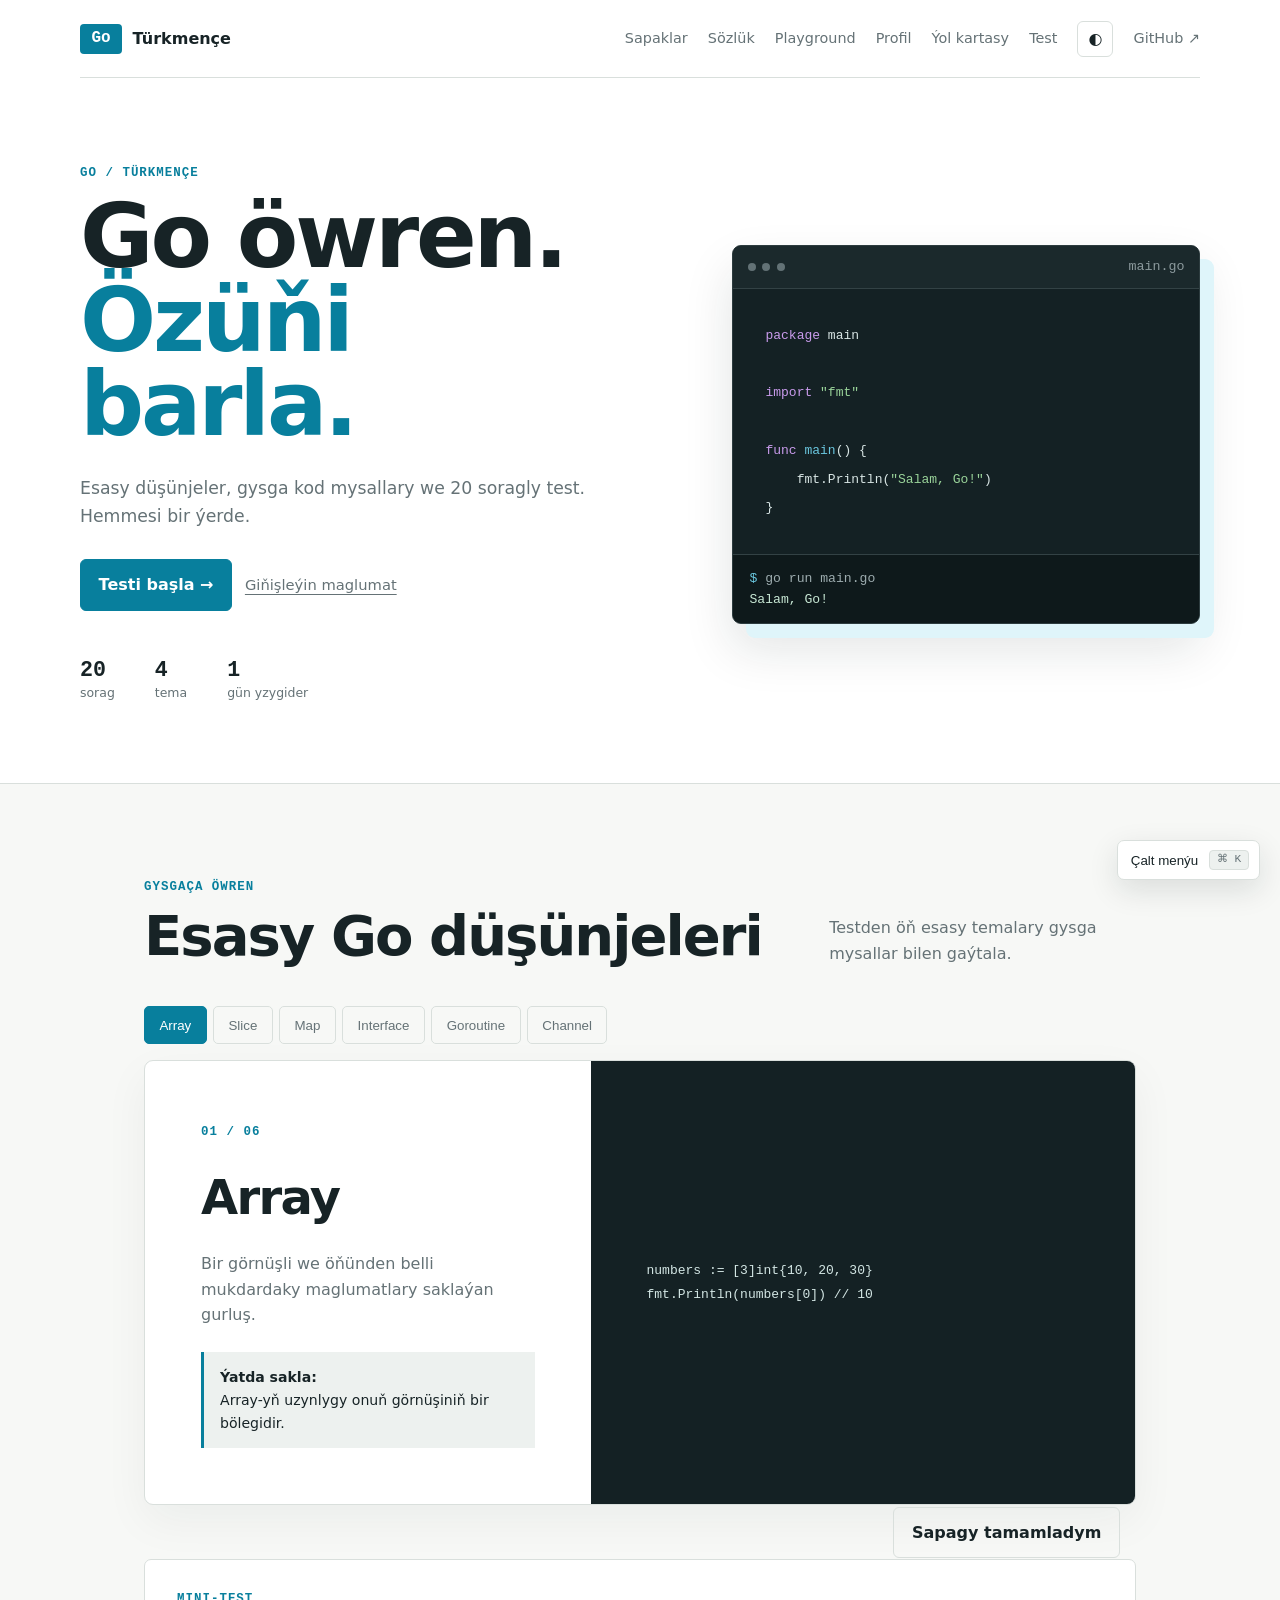
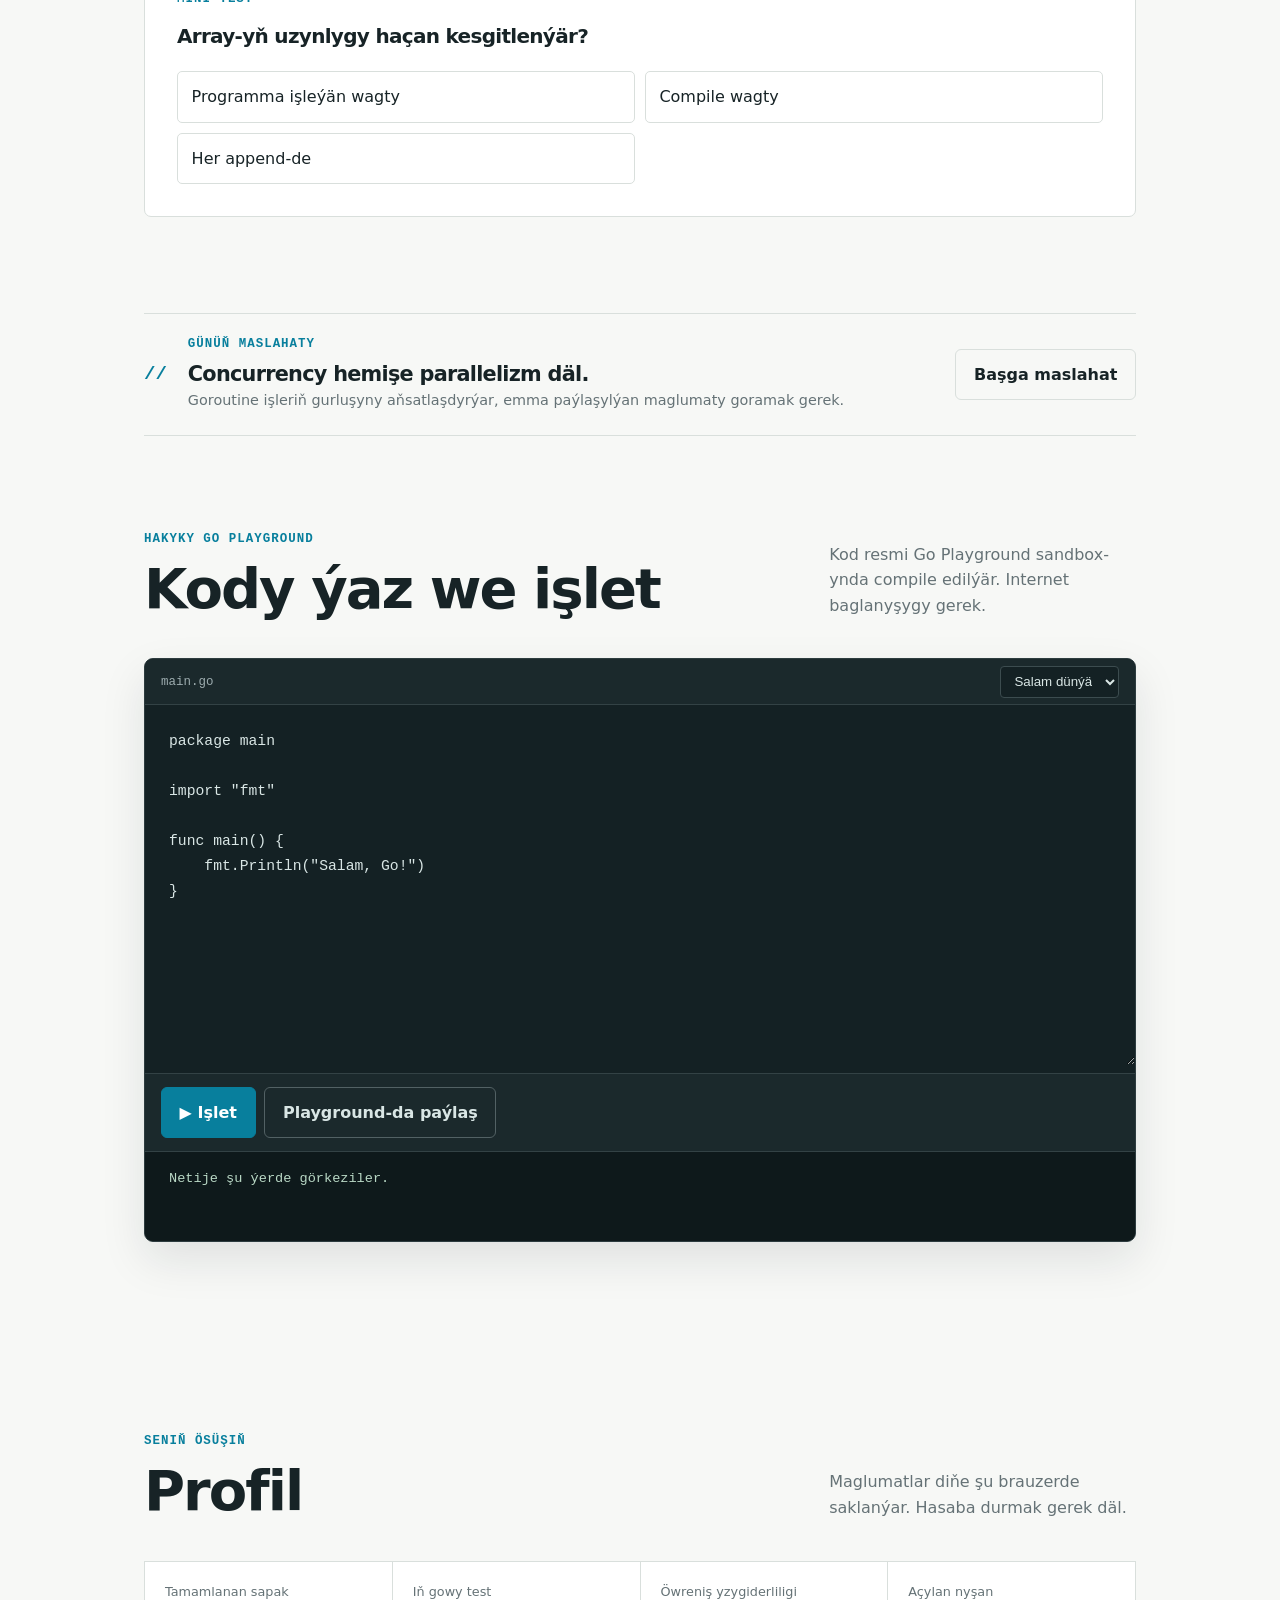
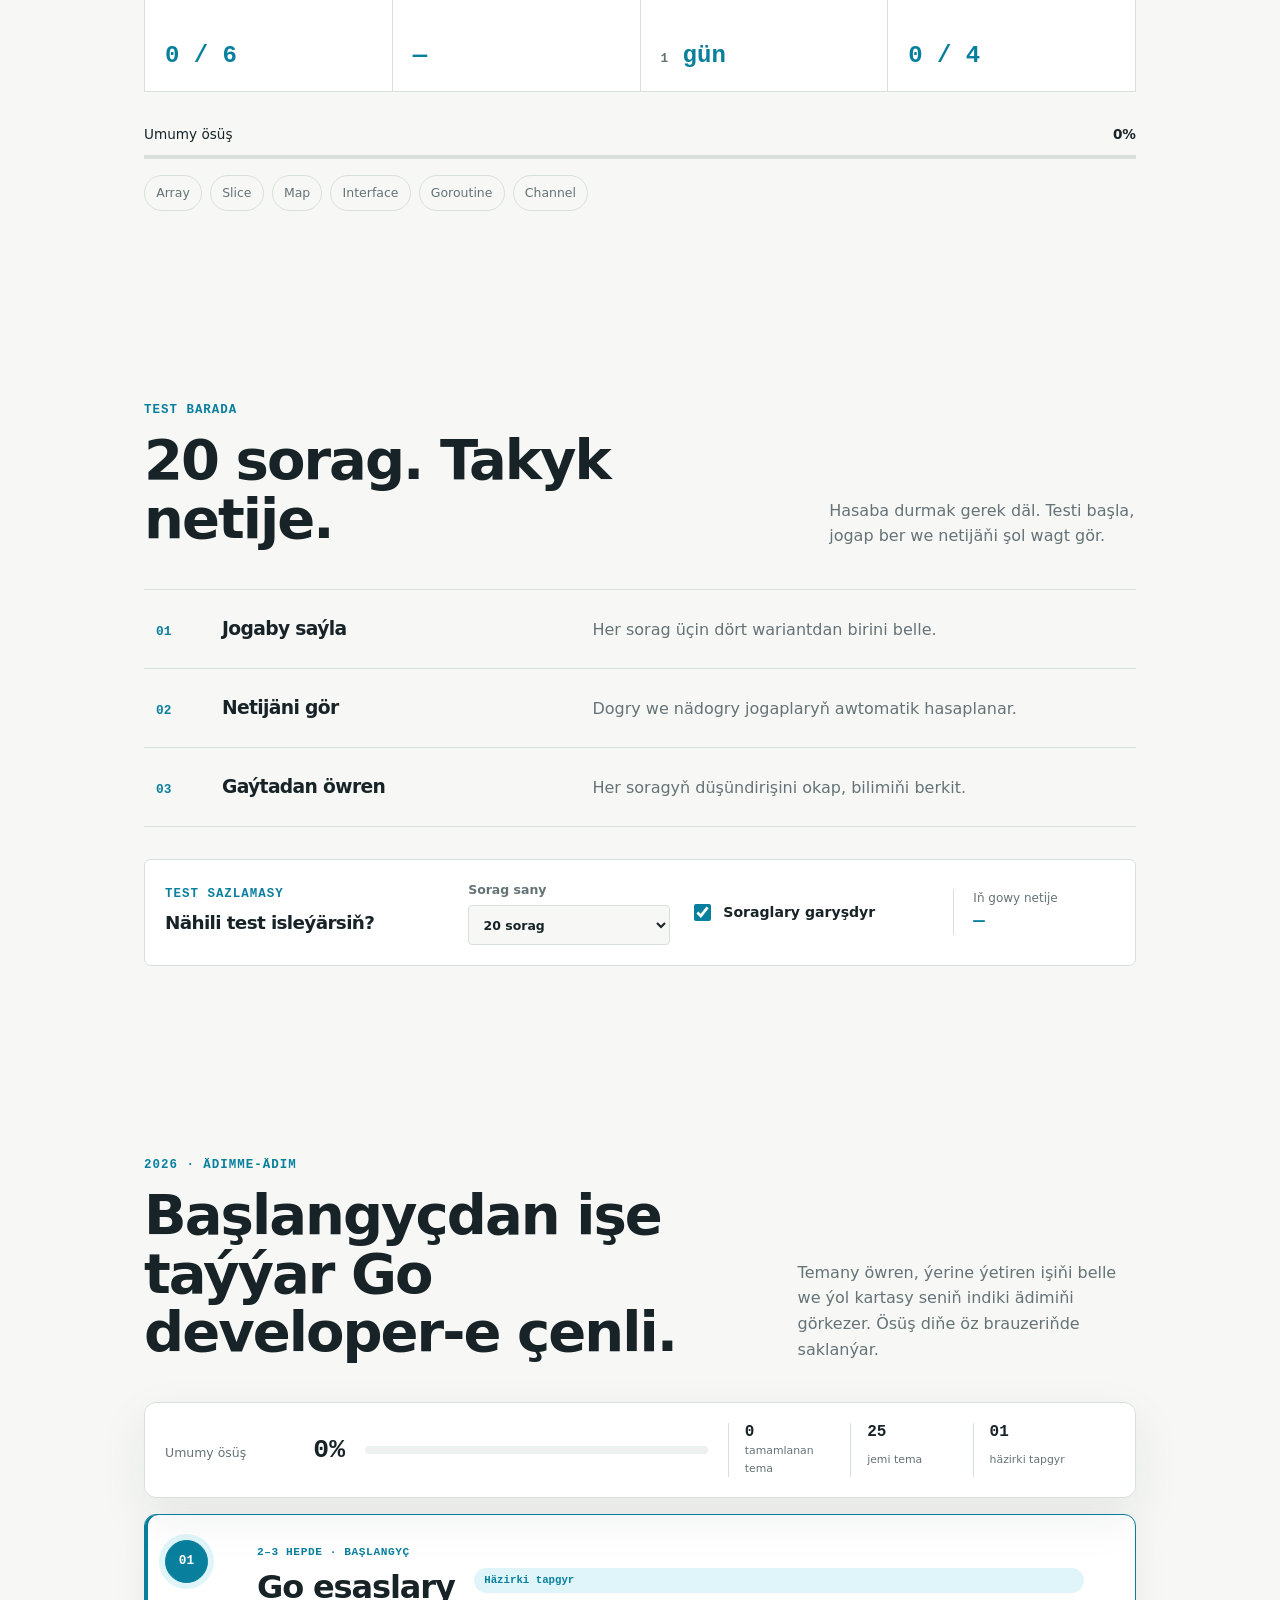
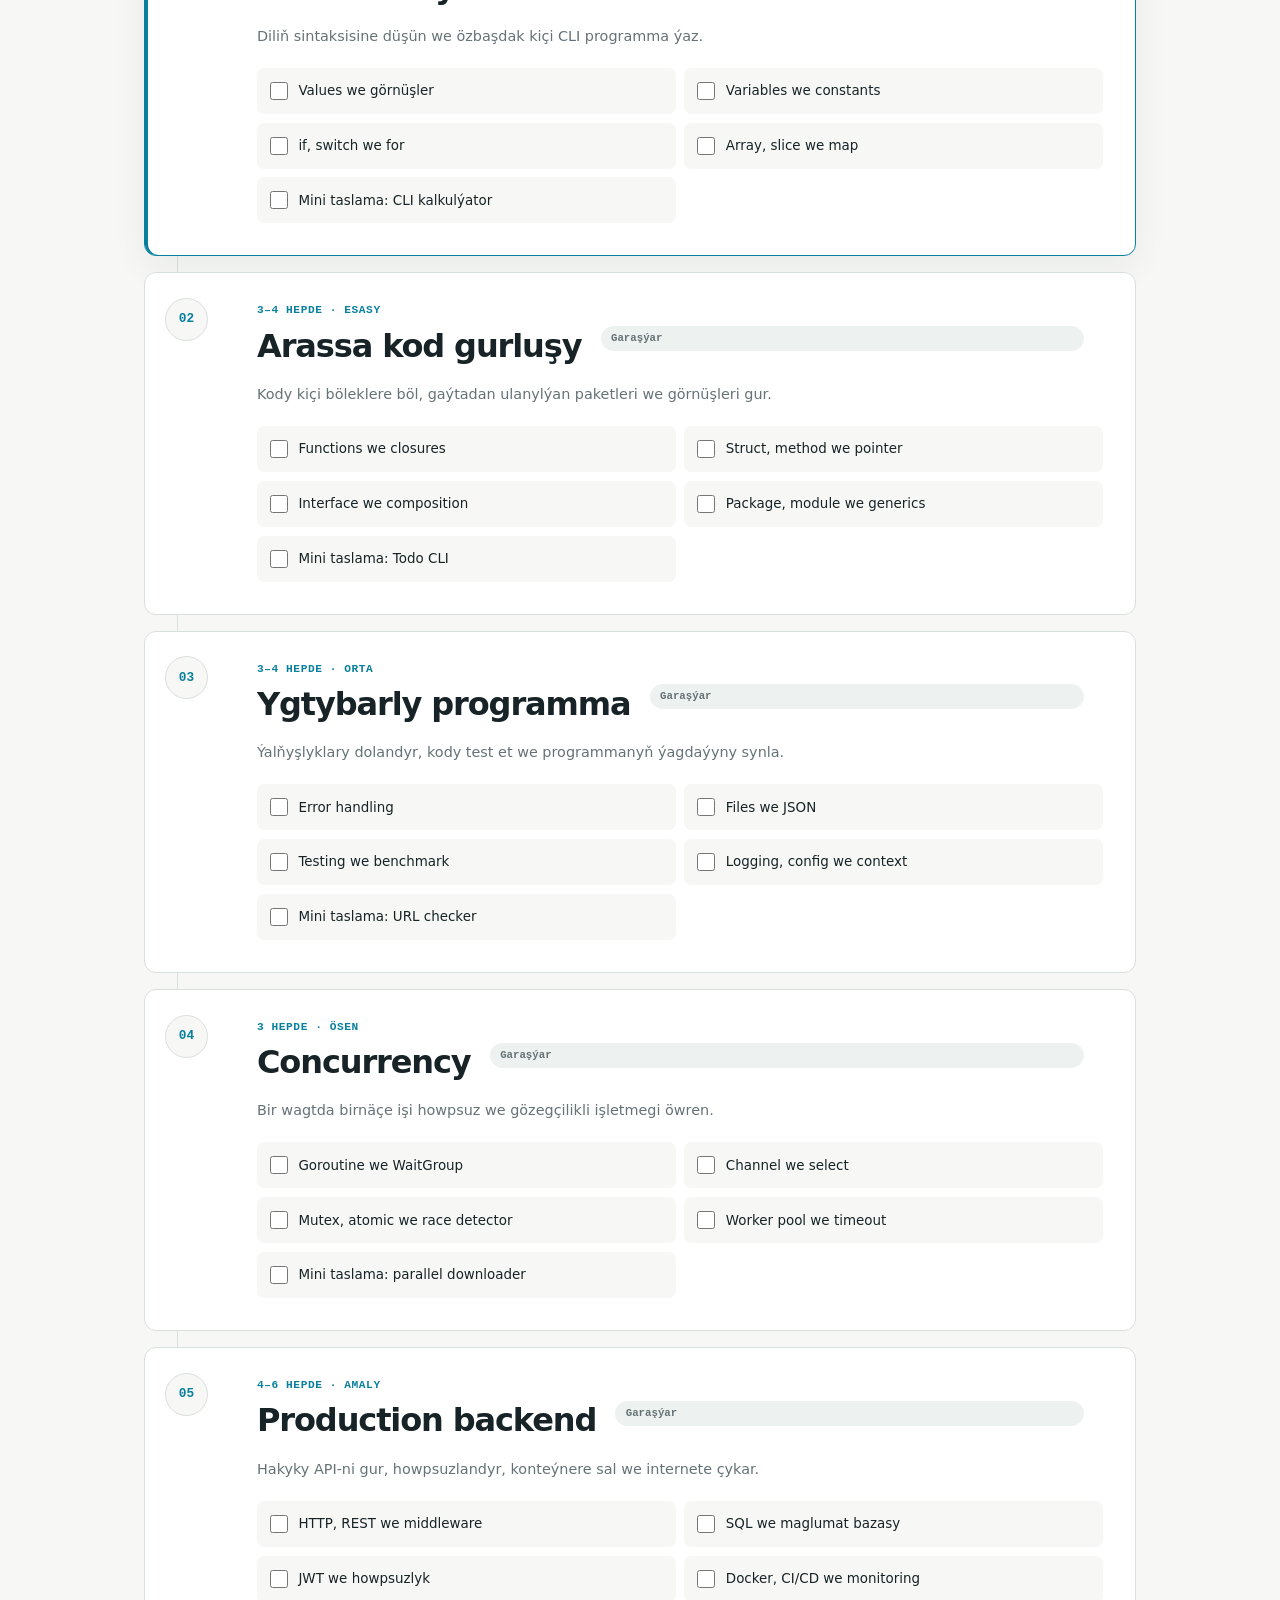
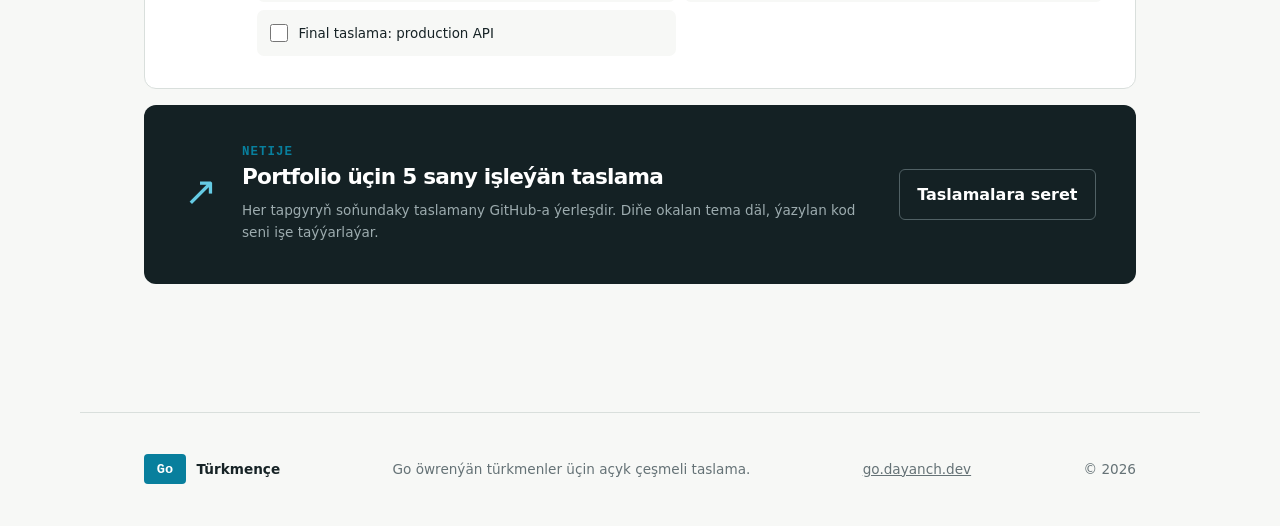
<file: website/index.html>
<!doctype html>
<html lang="tk">
<head>
  <meta charset="utf-8">
  <meta name="viewport" content="width=device-width, initial-scale=1">
  <meta name="description" content="Go programmirleme dili boýunça türkmençe interaktiw test">
  <meta name="theme-color" content="#087f9d">
  <meta property="og:type" content="website">
  <meta property="og:locale" content="tk_TM">
  <meta property="og:title" content="Go Türkmençe — Sapaklar we testler">
  <meta property="og:description" content="Go dilini türkmençe öwren: sapaklar, kod mysallary, testler, Playground we sözlük.">
  <meta property="og:url" content="https://go.dayanch.dev/">
  <meta name="twitter:card" content="summary">
  <title>Go Türkmençe — Test</title>
  <link rel="canonical" href="https://go.dayanch.dev/">
  <link rel="stylesheet" href="style.css">
  <link rel="manifest" href="manifest.webmanifest">
  <link rel="icon" href="icon.svg" type="image/svg+xml">
</head>
<body>
  <header class="hero">
    <nav class="nav" aria-label="Esasy menýu">
      <a class="brand" href="./" aria-label="Baş sahypa">
        <span class="brand-mark">Go</span>
        <span>Türkmençe</span>
      </a>
      <div class="nav-actions">
        <div class="desktop-menu">
          <a href="#sapaklar">Sapaklar</a>
          <a href="sozluk.html">Sözlük</a>
          <a href="#playground">Playground</a>
          <a href="#profil">Profil</a>
          <a href="#yol-kartasy">Ýol kartasy</a>
          <a href="#intro">Test</a>
        </div>
        <button id="install-button" class="install-button hidden" type="button">Programmany gur</button>
        <button id="theme-button" class="theme-button" type="button" aria-label="Gara temany aç" title="Temany üýtget">◐</button>
        <a class="nav-link" href="https://github.com/dayanchm/Go-turkmen" target="_blank" rel="noreferrer">GitHub ↗</a>
      </div>
    </nav>

    <div class="hero-layout">
      <div class="hero-content">
        <p class="eyebrow">Go / türkmençe</p>
        <h1>Go öwren.<br><span class="accent-text">Özüňi barla.</span></h1>
        <p class="hero-text">Esasy düşünjeler, gysga kod mysallary we 20 soragly test. Hemmesi bir ýerde.</p>
        <div class="hero-actions">
          <button id="start-button" class="primary-button" type="button">Testi başla <span>→</span></button>
          <a class="secondary-link" href="#intro">Giňişleýin maglumat</a>
        </div>
        <div class="hero-stats" aria-label="Test barada maglumat">
          <div><strong>20</strong><span>sorag</span></div>
          <div><strong>4</strong><span>tema</span></div>
          <div><strong id="study-streak">1</strong><span>gün yzygider</span></div>
        </div>
      </div>

      <div class="hero-visual" aria-hidden="true">
        <div class="code-window">
          <div class="window-bar">
            <span></span><span></span><span></span>
            <small>main.go</small>
          </div>
          <pre><code><span class="code-purple">package</span> main

<span class="code-purple">import</span> <span class="code-green">"fmt"</span>

<span class="code-purple">func</span> <span class="code-blue">main</span>() {
    fmt.Println(<span class="code-green">"Salam, Go!"</span>)
}</code></pre>
          <div class="code-result"><span>$</span> go run main.go<br><strong>Salam, Go!</strong></div>
        </div>
      </div>
    </div>
  </header>

  <main>
    <section id="sapaklar" class="lessons-section" aria-labelledby="lessons-title">
      <div class="section-heading">
        <div>
          <p class="eyebrow">Gysgaça öwren</p>
          <h2 id="lessons-title">Esasy Go düşünjeleri</h2>
        </div>
        <p>Testden öň esasy temalary gysga mysallar bilen gaýtala.</p>
      </div>

      <div class="lesson-tabs" role="tablist" aria-label="Go sapaklary">
        <button class="lesson-tab active" type="button" role="tab" aria-selected="true" data-lesson="array">Array</button>
        <button class="lesson-tab" type="button" role="tab" aria-selected="false" data-lesson="slice">Slice</button>
        <button class="lesson-tab" type="button" role="tab" aria-selected="false" data-lesson="map">Map</button>
        <button class="lesson-tab" type="button" role="tab" aria-selected="false" data-lesson="interface">Interface</button>
        <button class="lesson-tab" type="button" role="tab" aria-selected="false" data-lesson="goroutine">Goroutine</button>
        <button class="lesson-tab" type="button" role="tab" aria-selected="false" data-lesson="channel">Channel</button>
      </div>

      <article class="lesson-view">
        <div class="lesson-copy">
          <span id="lesson-number" class="lesson-number">01 / 06</span>
          <h3 id="lesson-title">Array</h3>
          <p id="lesson-description">Bir görnüşli we öňünden belli mukdardaky maglumatlary saklaýan gurluş.</p>
          <div class="lesson-note"><strong>Ýatda sakla:</strong> <span id="lesson-note">Array-yň uzynlygy onuň görnüşiniň bir bölegidir.</span></div>
        </div>
        <pre class="lesson-code"><code id="lesson-code">numbers := [3]int{10, 20, 30}
fmt.Println(numbers[0]) // 10</code></pre>
      </article>
      <div class="lesson-footer">
        <button id="complete-lesson-button" class="outline-button" type="button">Sapagy tamamladym</button>
        <span id="lesson-complete-status" class="lesson-complete-status"></span>
      </div>
      <article class="mini-test" aria-labelledby="mini-test-title">
        <div>
          <p class="eyebrow">Mini-test</p>
          <h3 id="mini-test-title">Array-yň uzynlygy haçan kesgitlenýär?</h3>
        </div>
        <div id="mini-test-answers" class="mini-test-answers"></div>
        <p id="mini-test-feedback" class="feedback hidden" role="status"></p>
      </article>
    </section>

    <aside class="daily-tip" aria-labelledby="tip-title">
      <div class="tip-symbol">//</div>
      <div>
        <p class="eyebrow">Günüň maslahaty</p>
        <h2 id="tip-title">Go kody ýönekeý bolanda güýçlidir.</h2>
        <p id="tip-text">Funksiýalary kiçi sakla we her funksiýa diňe bir işi tabşyr.</p>
      </div>
      <button id="new-tip-button" class="outline-button" type="button">Başga maslahat</button>
    </aside>

    <section id="playground" class="playground-section" aria-labelledby="playground-title">
      <div class="section-heading">
        <div>
          <p class="eyebrow">Hakyky Go Playground</p>
          <h2 id="playground-title">Kody ýaz we işlet</h2>
        </div>
        <p>Kod resmi Go Playground sandbox-ynda compile edilýär. Internet baglanyşygy gerek.</p>
      </div>
      <div class="editor-shell">
        <div class="editor-toolbar">
          <span>main.go</span>
          <select id="code-example" aria-label="Kod mysalyny saýla">
            <option value="hello">Salam dünýä</option>
            <option value="slice">Slice</option>
            <option value="goroutine">Goroutine</option>
            <option value="interface">Interface</option>
          </select>
        </div>
        <textarea id="code-editor" class="code-editor" spellcheck="false" aria-label="Go kod redaktory">package main

import "fmt"

func main() {
	fmt.Println("Salam, Go!")
}</textarea>
        <div class="editor-actions">
          <div>
            <button id="run-code-button" class="primary-button" type="button">▶ Işlet</button>
            <button id="share-code-button" class="outline-button" type="button">Playground-da paýlaş</button>
          </div>
          <span id="editor-status" role="status"></span>
        </div>
        <pre id="code-output" class="code-output" aria-live="polite"><code>Netije şu ýerde görkeziler.</code></pre>
      </div>
    </section>

    <section id="profil" class="profile-section" aria-labelledby="profile-title">
      <div class="section-heading">
        <div>
          <p class="eyebrow">Seniň ösüşiň</p>
          <h2 id="profile-title">Profil</h2>
        </div>
        <p>Maglumatlar diňe şu brauzerde saklanýar. Hasaba durmak gerek däl.</p>
      </div>
      <div class="profile-grid">
        <article><span>Tamamlanan sapak</span><strong id="profile-lessons">0 / 6</strong></article>
        <article><span>Iň gowy test</span><strong id="profile-best">—</strong></article>
        <article><span>Öwreniş yzygiderliligi</span><strong><span id="profile-streak">1</span> gün</strong></article>
        <article><span>Açylan nyşan</span><strong id="profile-achievements">0 / 4</strong></article>
      </div>
      <div class="profile-progress">
        <div><span>Umumy ösüş</span><strong id="profile-percent">0%</strong></div>
        <div class="progress-track"><div id="profile-progress-bar" class="progress-bar"></div></div>
      </div>
      <div id="profile-lesson-list" class="profile-lesson-list"></div>
    </section>

    <section id="intro" class="intro" aria-labelledby="intro-title">
      <div class="section-heading">
        <div>
          <p class="eyebrow">Test barada</p>
          <h2 id="intro-title">20 sorag. Takyk netije.</h2>
        </div>
        <p>Hasaba durmak gerek däl. Testi başla, jogap ber we netijäňi şol wagt gör.</p>
      </div>
      <div class="feature-grid">
        <article class="feature-card">
          <span class="feature-number">01</span>
          <h3>Jogaby saýla</h3>
          <p>Her sorag üçin dört wariantdan birini belle.</p>
        </article>
        <article class="feature-card">
          <span class="feature-number">02</span>
          <h3>Netijäni gör</h3>
          <p>Dogry we nädogry jogaplaryň awtomatik hasaplanar.</p>
        </article>
        <article class="feature-card">
          <span class="feature-number">03</span>
          <h3>Gaýtadan öwren</h3>
          <p>Her soragyň düşündirişini okap, bilimiňi berkit.</p>
        </article>
      </div>
      <div class="quiz-settings" aria-labelledby="settings-title">
        <div>
          <p class="eyebrow">Test sazlamasy</p>
          <h3 id="settings-title">Nähili test isleýärsiň?</h3>
        </div>
        <label>Sorag sany
          <select id="question-count">
            <option value="10">10 sorag</option>
            <option value="20" selected>20 sorag</option>
          </select>
        </label>
        <label class="check-label"><input id="shuffle-questions" type="checkbox" checked> Soraglary garyşdyr</label>
        <div class="best-score"><span>Iň gowy netije</span><strong id="best-score">—</strong></div>
      </div>
    </section>

    <section id="yol-kartasy" class="roadmap-section" aria-labelledby="roadmap-title">
      <div class="roadmap-heading">
        <div>
          <p class="eyebrow">2026 · ädimme-ädim</p>
          <h2 id="roadmap-title">Başlangyçdan işe taýýar Go developer-e çenli.</h2>
        </div>
        <p>Temany öwren, ýerine ýetiren işiňi belle we ýol kartasy seniň indiki ädimiňi görkezer. Ösüş diňe öz brauzeriňde saklanýar.</p>
      </div>

      <div class="roadmap-dashboard" aria-label="Ýol kartasyndaky ösüşiň">
        <div class="roadmap-progress-copy">
          <span>Umumy ösüş</span>
          <strong id="roadmap-percent">0%</strong>
        </div>
        <div class="roadmap-progress-track" aria-hidden="true"><div id="roadmap-progress-bar"></div></div>
        <div class="roadmap-metrics">
          <p><strong id="roadmap-completed">0</strong><span>tamamlanan tema</span></p>
          <p><strong id="roadmap-total">25</strong><span>jemi tema</span></p>
          <p><strong id="roadmap-stage">01</strong><span>häzirki tapgyr</span></p>
        </div>
        <button id="roadmap-reset" class="roadmap-reset" type="button">Ösüşi arassala</button>
      </div>

      <div id="roadmap-list" class="roadmap-list">
        <article class="roadmap-card" data-roadmap-stage="1">
          <header><span class="roadmap-step">01</span><div><p>2–3 hepde · Başlangyç</p><h3>Go esaslary</h3></div><span class="roadmap-status">Indiki ädim</span></header>
          <p class="roadmap-description">Diliň sintaksisine düşün we özbaşdak kiçi CLI programma ýaz.</p>
          <div class="roadmap-topics">
            <label><input type="checkbox" data-roadmap-topic="values"><span>Values we görnüşler</span></label>
            <label><input type="checkbox" data-roadmap-topic="variables"><span>Variables we constants</span></label>
            <label><input type="checkbox" data-roadmap-topic="control"><span>if, switch we for</span></label>
            <label><input type="checkbox" data-roadmap-topic="collections"><span>Array, slice we map</span></label>
            <label><input type="checkbox" data-roadmap-topic="cli"><span>Mini taslama: CLI kalkulýator</span></label>
          </div>
        </article>

        <article class="roadmap-card" data-roadmap-stage="2">
          <header><span class="roadmap-step">02</span><div><p>3–4 hepde · Esasy</p><h3>Arassa kod gurluşy</h3></div><span class="roadmap-status">Garaşýar</span></header>
          <p class="roadmap-description">Kody kiçi böleklere böl, gaýtadan ulanylýan paketleri we görnüşleri gur.</p>
          <div class="roadmap-topics">
            <label><input type="checkbox" data-roadmap-topic="functions"><span>Functions we closures</span></label>
            <label><input type="checkbox" data-roadmap-topic="structs"><span>Struct, method we pointer</span></label>
            <label><input type="checkbox" data-roadmap-topic="interfaces"><span>Interface we composition</span></label>
            <label><input type="checkbox" data-roadmap-topic="packages"><span>Package, module we generics</span></label>
            <label><input type="checkbox" data-roadmap-topic="todo-cli"><span>Mini taslama: Todo CLI</span></label>
          </div>
        </article>

        <article class="roadmap-card" data-roadmap-stage="3">
          <header><span class="roadmap-step">03</span><div><p>3–4 hepde · Orta</p><h3>Ygtybarly programma</h3></div><span class="roadmap-status">Garaşýar</span></header>
          <p class="roadmap-description">Ýalňyşlyklary dolandyr, kody test et we programmanyň ýagdaýyny synla.</p>
          <div class="roadmap-topics">
            <label><input type="checkbox" data-roadmap-topic="errors"><span>Error handling</span></label>
            <label><input type="checkbox" data-roadmap-topic="files-json"><span>Files we JSON</span></label>
            <label><input type="checkbox" data-roadmap-topic="testing"><span>Testing we benchmark</span></label>
            <label><input type="checkbox" data-roadmap-topic="logging"><span>Logging, config we context</span></label>
            <label><input type="checkbox" data-roadmap-topic="url-checker"><span>Mini taslama: URL checker</span></label>
          </div>
        </article>

        <article class="roadmap-card" data-roadmap-stage="4">
          <header><span class="roadmap-step">04</span><div><p>3 hepde · Ösen</p><h3>Concurrency</h3></div><span class="roadmap-status">Garaşýar</span></header>
          <p class="roadmap-description">Bir wagtda birnäçe işi howpsuz we gözegçilikli işletmegi öwren.</p>
          <div class="roadmap-topics">
            <label><input type="checkbox" data-roadmap-topic="goroutines"><span>Goroutine we WaitGroup</span></label>
            <label><input type="checkbox" data-roadmap-topic="channels"><span>Channel we select</span></label>
            <label><input type="checkbox" data-roadmap-topic="sync"><span>Mutex, atomic we race detector</span></label>
            <label><input type="checkbox" data-roadmap-topic="workers"><span>Worker pool we timeout</span></label>
            <label><input type="checkbox" data-roadmap-topic="downloader"><span>Mini taslama: parallel downloader</span></label>
          </div>
        </article>

        <article class="roadmap-card" data-roadmap-stage="5">
          <header><span class="roadmap-step">05</span><div><p>4–6 hepde · Amaly</p><h3>Production backend</h3></div><span class="roadmap-status">Garaşýar</span></header>
          <p class="roadmap-description">Hakyky API-ni gur, howpsuzlandyr, konteýnere sal we internete çykar.</p>
          <div class="roadmap-topics">
            <label><input type="checkbox" data-roadmap-topic="http"><span>HTTP, REST we middleware</span></label>
            <label><input type="checkbox" data-roadmap-topic="database"><span>SQL we maglumat bazasy</span></label>
            <label><input type="checkbox" data-roadmap-topic="security"><span>JWT we howpsuzlyk</span></label>
            <label><input type="checkbox" data-roadmap-topic="devops"><span>Docker, CI/CD we monitoring</span></label>
            <label><input type="checkbox" data-roadmap-topic="production-api"><span>Final taslama: production API</span></label>
          </div>
        </article>
      </div>

      <aside class="roadmap-finish">
        <span aria-hidden="true">↗</span>
        <div><p class="eyebrow">Netije</p><h3>Portfolio üçin 5 sany işleýän taslama</h3><p>Her tapgyryň soňundaky taslamany GitHub-a ýerleşdir. Diňe okalan tema däl, ýazylan kod seni işe taýýarlaýar.</p></div>
        <a class="outline-button" href="https://github.com/dayanchm/Go-turkmen/tree/main/amaly-taslamalar" target="_blank" rel="noreferrer">Taslamalara seret</a>
      </aside>
    </section>

    <section id="quiz" class="quiz-section hidden" aria-labelledby="quiz-title">
      <div class="quiz-topline">
        <div>
          <p id="category" class="eyebrow">Başlangyç</p>
          <h2 id="quiz-title">Go testi</h2>
        </div>
        <div class="quiz-meta">
          <p id="timer" class="timer">00:00</p>
          <p class="counter"><span id="current-number">1</span> / <span id="total-number">20</span></p>
        </div>
      </div>

      <div class="progress-track" aria-hidden="true">
        <div id="progress-bar" class="progress-bar"></div>
      </div>

      <article class="question-card">
        <pre id="code-block" class="code-block hidden"><code id="code-text"></code></pre>
        <h3 id="question-text"></h3>
        <div id="answers" class="answers" role="radiogroup" aria-label="Jogap wariantlary"></div>
        <p id="feedback" class="feedback hidden" role="status"></p>
        <div class="quiz-actions">
          <span class="keyboard-hint">1–4: jogap · Enter: dowam et</span>
          <button id="next-button" class="primary-button" type="button" disabled>Indiki sorag</button>
        </div>
      </article>
    </section>

    <section id="result" class="result-section hidden" aria-labelledby="result-title">
      <div class="result-card">
        <p class="eyebrow">Test tamamlandy</p>
        <div id="score-ring" class="score-ring">
          <strong id="score-percent">0%</strong>
        </div>
        <h2 id="result-title">Netijäň</h2>
        <p id="score-text" class="score-text"></p>
        <p id="result-message" class="result-message"></p>
        <div id="achievement" class="achievement hidden">
          <span id="achievement-mark">GO</span>
          <div><small>Täze nyşan açyldy</small><strong id="achievement-title"></strong></div>
        </div>
        <div class="result-actions">
          <button id="restart-button" class="primary-button" type="button">Täzeden başla</button>
          <button id="retry-wrong-button" class="outline-button hidden" type="button">Nädogry jogaplary çöz</button>
          <button id="share-button" class="outline-button" type="button">Netijäni paýlaş</button>
        </div>
        <p id="share-status" class="share-status hidden" role="status"></p>
      </div>
      <div id="review" class="review"></div>
    </section>
  </main>

  <footer>
    <a class="brand footer-brand" href="./"><span class="brand-mark">Go</span><span>Türkmençe</span></a>
    <p>Go öwrenýän türkmenler üçin açyk çeşmeli taslama.</p>
    <a href="https://go.dayanch.dev/">go.dayanch.dev</a>
    <p class="footer-year">© <span id="current-year"></span></p>
  </footer>

  <button id="command-button" class="command-button" type="button" aria-label="Çalt menýuny aç">
    <span>Çalt menýu</span><kbd>⌘ K</kbd>
  </button>

  <dialog id="command-dialog" class="command-dialog">
    <div class="command-head">
      <span aria-hidden="true">⌕</span>
      <input id="command-search" type="search" placeholder="Sapak ýa-da bölüm gözle..." autocomplete="off" aria-label="Gözleg">
      <button id="command-close" type="button" aria-label="Menýuny ýap">Esc</button>
    </div>
    <div id="command-results" class="command-results">
      <button type="button" data-command="lesson:array"><span>Array sapagy</span><small>Sapak</small></button>
      <button type="button" data-command="lesson:slice"><span>Slice sapagy</span><small>Sapak</small></button>
      <button type="button" data-command="lesson:map"><span>Map sapagy</span><small>Sapak</small></button>
      <button type="button" data-command="lesson:interface"><span>Interface sapagy</span><small>Sapak</small></button>
      <button type="button" data-command="lesson:goroutine"><span>Goroutine sapagy</span><small>Sapak</small></button>
      <button type="button" data-command="lesson:channel"><span>Channel sapagy</span><small>Sapak</small></button>
      <button type="button" data-command="section:yol-kartasy"><span>Öwreniş ýol kartasy</span><small>Bölüm</small></button>
      <button type="button" data-command="section:playground"><span>Go kod redaktory</span><small>Playground</small></button>
      <button type="button" data-command="section:profil"><span>Seniň ösüş profiliň</span><small>Profil</small></button>
      <button type="button" data-command="dictionary"><span>Iňlisçe–türkmençe sözlük</span><small>Sözlük</small></button>
      <button type="button" data-command="test"><span>Testi başla</span><small>Hereket</small></button>
      <p id="command-empty" class="command-empty hidden">Netije tapylmady.</p>
    </div>
  </dialog>

  <script src="script.js"></script>
</body>
</html>
</file>
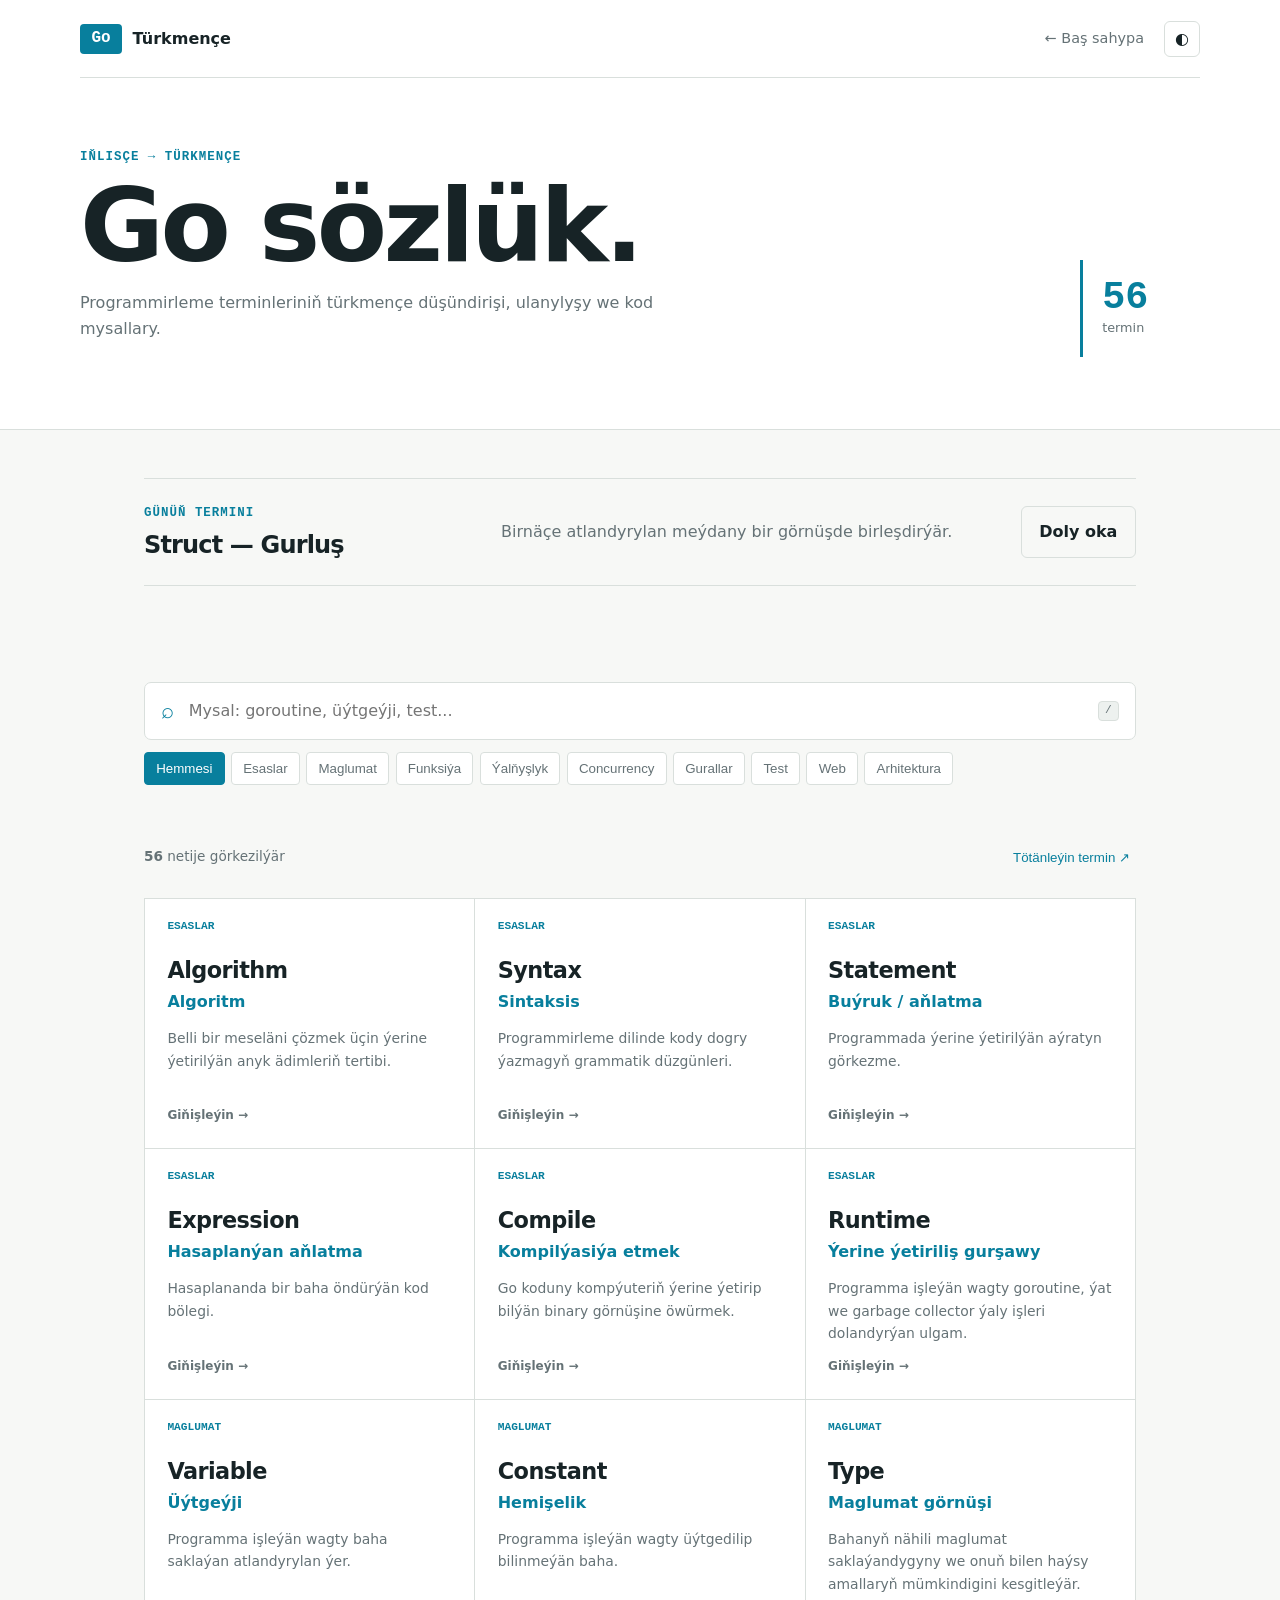
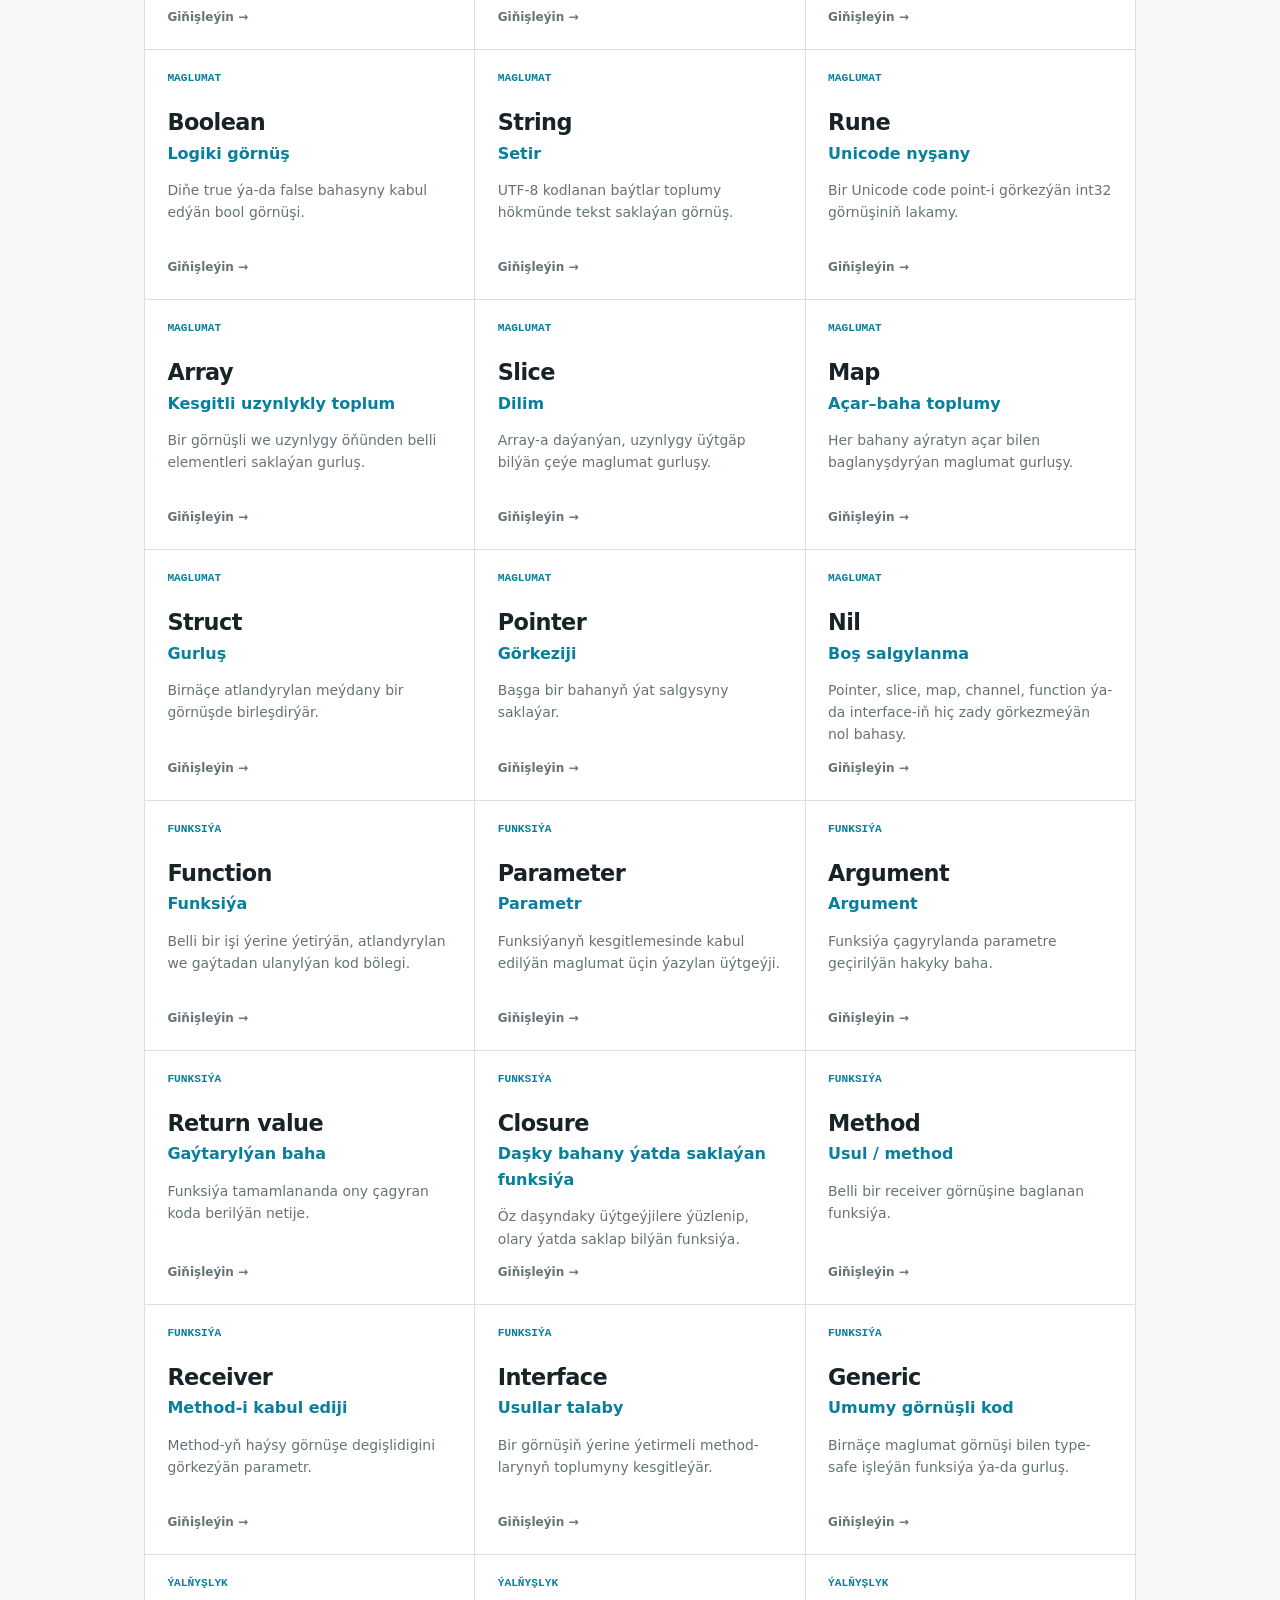
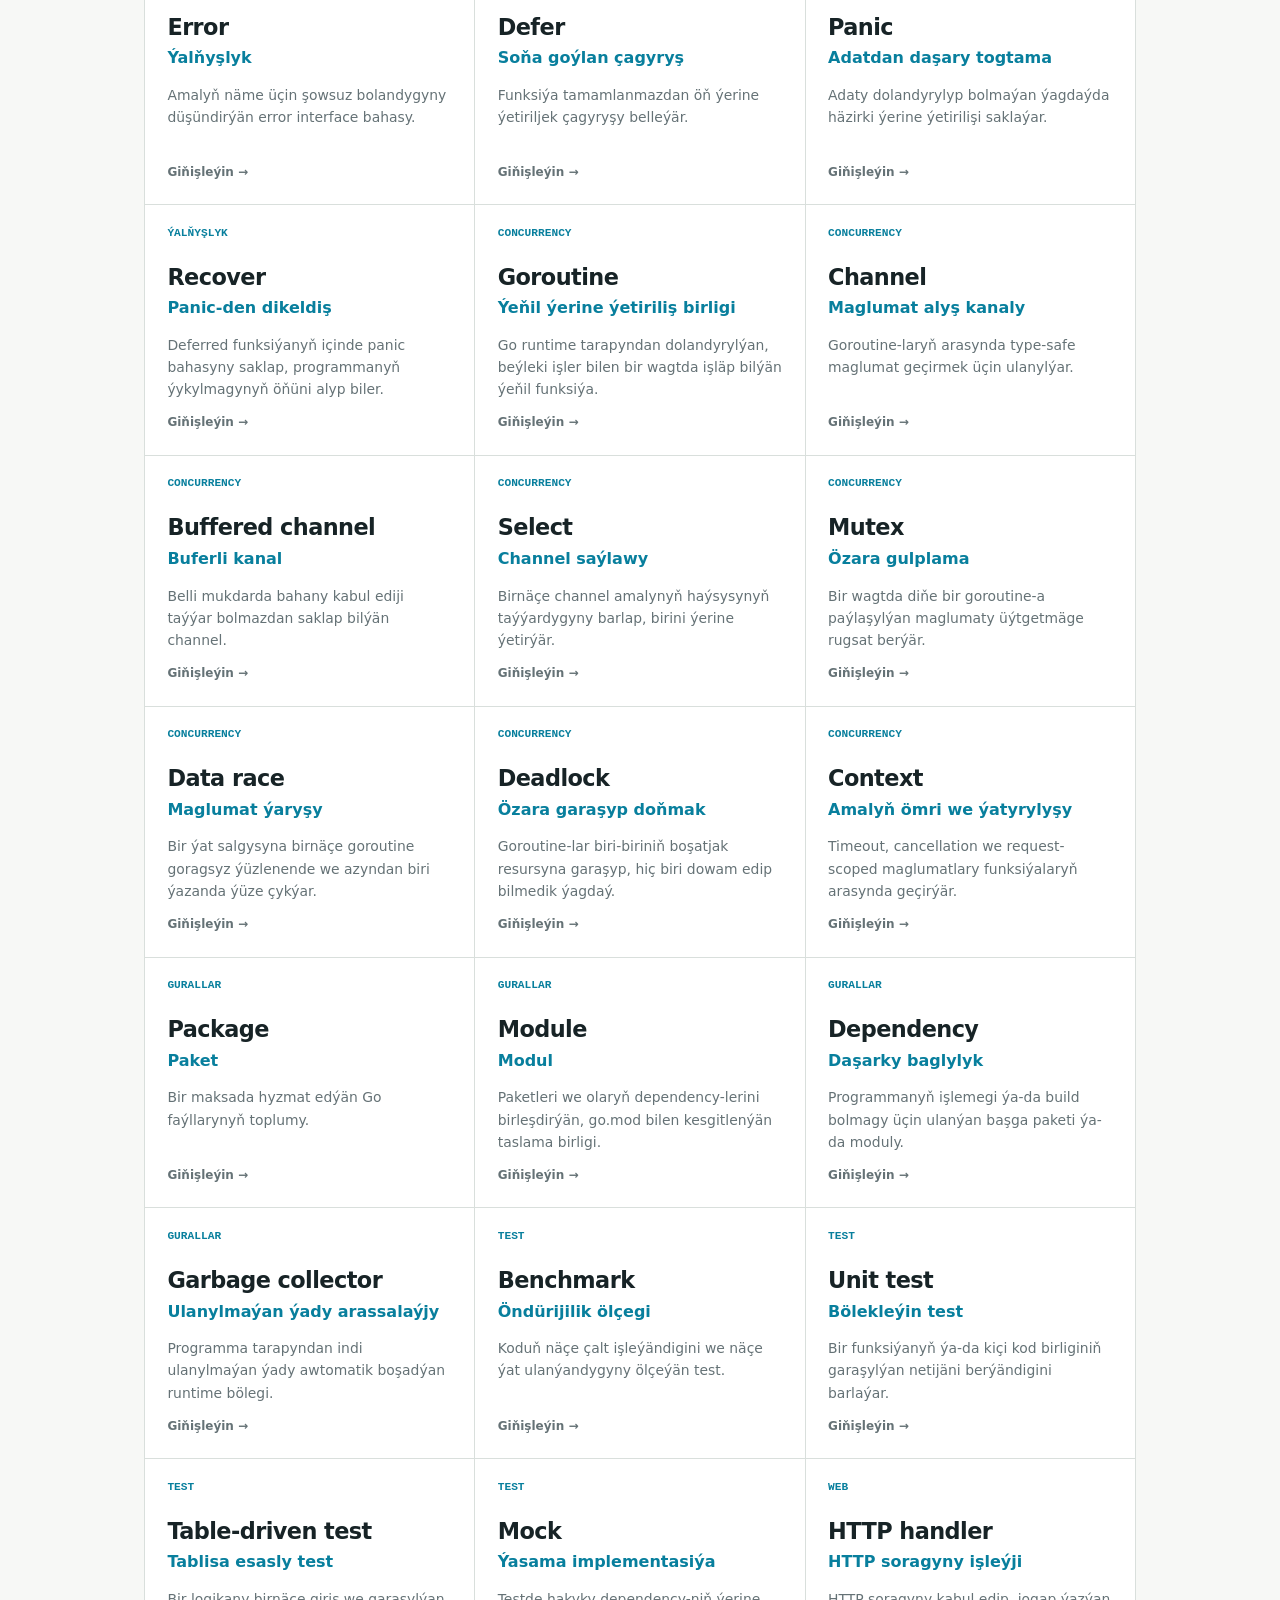
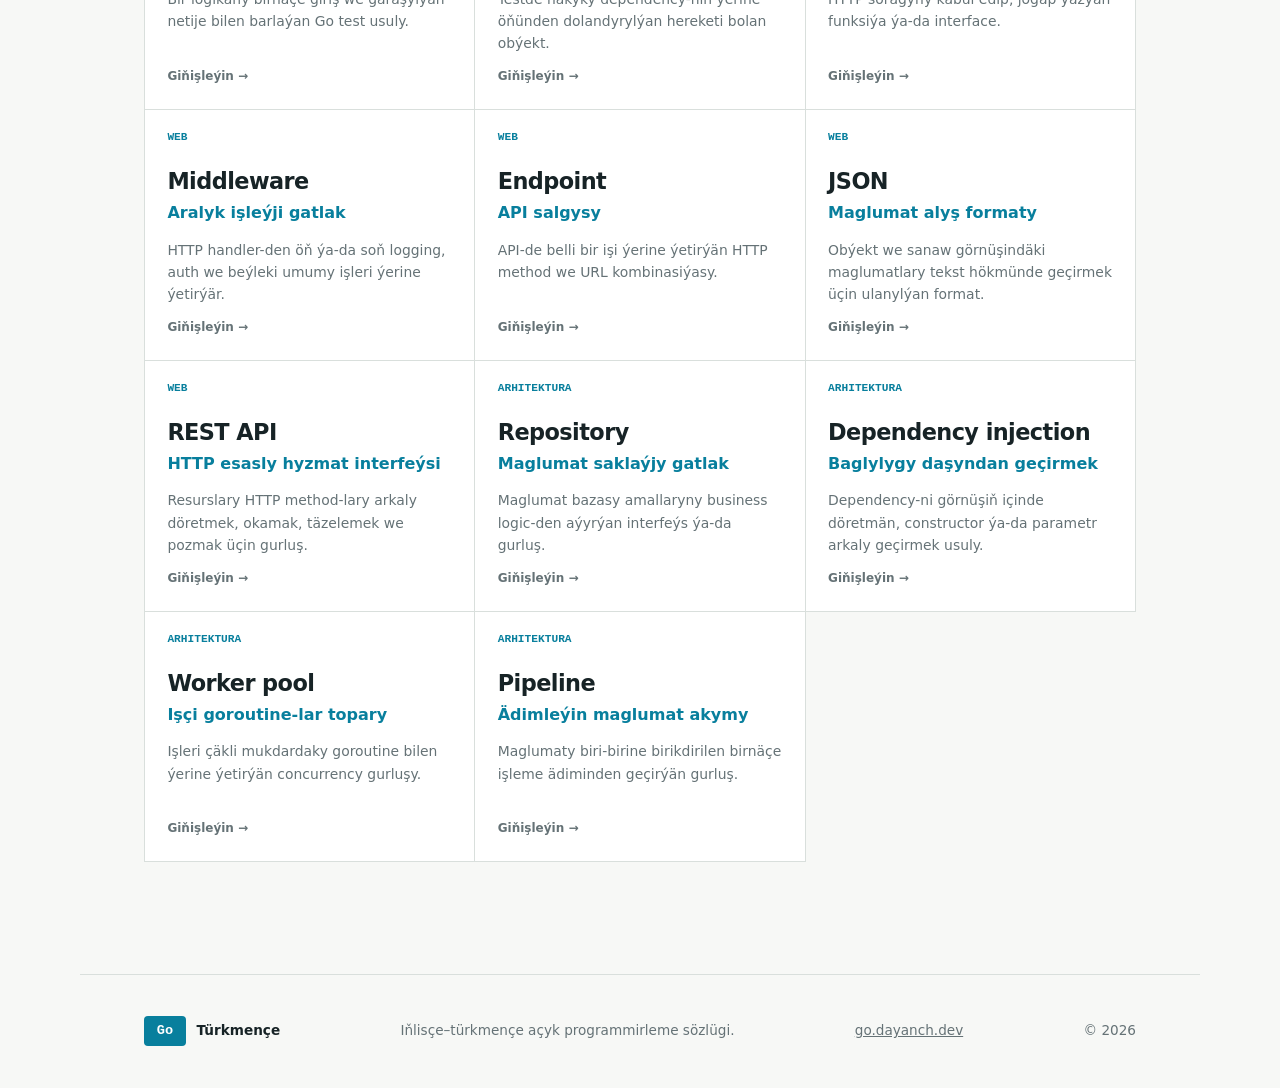
<file: website/sozluk.html>
<!doctype html>
<html lang="tk">
<head>
  <meta charset="utf-8">
  <meta name="viewport" content="width=device-width, initial-scale=1">
  <meta name="description" content="Iňlisçe–türkmençe Go we programmirleme terminleriniň sözlügi">
  <meta name="theme-color" content="#087f9d">
  <meta property="og:type" content="website">
  <meta property="og:locale" content="tk_TM">
  <meta property="og:title" content="Go Sözlük — Iňlisçe–türkmençe">
  <meta property="og:description" content="Go we programmirleme terminleriniň türkmençe düşündirişleri we kod mysallary.">
  <meta property="og:url" content="https://go.dayanch.dev/sozluk.html">
  <meta name="twitter:card" content="summary">
  <title>Go Sözlük — Iňlisçe–türkmençe</title>
  <link rel="canonical" href="https://go.dayanch.dev/sozluk.html">
  <link rel="stylesheet" href="style.css">
  <link rel="manifest" href="manifest.webmanifest">
  <link rel="icon" href="icon.svg" type="image/svg+xml">
</head>
<body>
  <header class="dictionary-header">
    <nav class="nav" aria-label="Esasy menýu">
      <a class="brand" href="index.html"><span class="brand-mark">Go</span><span>Türkmençe</span></a>
      <div class="nav-actions">
        <a class="nav-link" href="index.html">← Baş sahypa</a>
        <button id="theme-button" class="theme-button" type="button" aria-label="Gara temany aç">◐</button>
      </div>
    </nav>

    <div class="dictionary-hero">
      <div>
        <p class="eyebrow">Iňlisçe → türkmençe</p>
        <h1>Go sözlük.</h1>
        <p>Programmirleme terminleriniň türkmençe düşündirişi, ulanylyşy we kod mysallary.</p>
      </div>
      <div class="dictionary-total"><strong id="total-terms">0</strong><span>termin</span></div>
    </div>
  </header>

  <main class="dictionary-main">
    <section class="term-of-day" aria-labelledby="daily-term-title">
      <div><p class="eyebrow">Günüň termini</p><h2 id="daily-term-title"></h2></div>
      <p id="daily-term-description"></p>
      <button id="daily-term-button" class="outline-button" type="button">Doly oka</button>
    </section>

    <section class="dictionary-tools" aria-label="Sözlük gözlegi">
      <label class="dictionary-search">
        <span>⌕</span>
        <input id="term-search" type="search" placeholder="Mysal: goroutine, üýtgeýji, test..." autocomplete="off">
        <kbd>/</kbd>
      </label>
      <div id="category-filters" class="category-filters" aria-label="Kategoriýalar"></div>
    </section>

    <div class="dictionary-summary">
      <p><strong id="visible-count">0</strong> netije görkezilýär</p>
      <button id="random-term-button" type="button">Tötänleýin termin ↗</button>
    </div>

    <section id="term-grid" class="term-grid" aria-live="polite"></section>
    <p id="term-empty" class="term-empty hidden">Bu gözlege laýyk termin tapylmady.</p>
  </main>

  <dialog id="term-dialog" class="term-dialog">
    <button id="term-dialog-close" class="term-dialog-close" type="button" aria-label="Ýap">×</button>
    <p id="dialog-category" class="eyebrow"></p>
    <h2 id="dialog-english"></h2>
    <p id="dialog-turkmen" class="dialog-turkmen"></p>
    <p id="dialog-description"></p>
    <pre id="dialog-code" class="code-block hidden"><code></code></pre>
    <div class="dialog-actions">
      <button id="copy-term-link" class="outline-button" type="button">Terminiň linkini göçür</button>
      <span id="copy-status" role="status"></span>
    </div>
  </dialog>

  <footer>
    <a class="brand footer-brand" href="index.html"><span class="brand-mark">Go</span><span>Türkmençe</span></a>
    <p>Iňlisçe–türkmençe açyk programmirleme sözlügi.</p>
    <a href="https://go.dayanch.dev/">go.dayanch.dev</a>
    <p>© <span id="current-year"></span></p>
  </footer>

  <script src="sozluk.js"></script>
</body>
</html>
</file>
<file: website/style.css>
:root {
  --ink: #172326; --muted: #657276; --paper: #f7f8f6; --card: #fff;
  --soft: #edf1ef; --line: #d9dfdc; --go: #087f9d; --go-light: #dff5fa;
  --correct: #18734b; --wrong: #ad3e3e;
}
[data-theme="dark"] {
  --ink: #e9efed; --muted: #9daaa7; --paper: #111819; --card: #182224;
  --soft: #202c2e; --line: #344144; --go: #65cbe4; --go-light: #18353b;
  --correct: #7ed5a8; --wrong: #ef9999;
}
* { box-sizing: border-box; }
::selection { color: #fff; background: var(--go); }
html { scroll-behavior: smooth; }
body { margin: 0; color: var(--ink); background: var(--paper); font-family: Inter, ui-sans-serif, system-ui, -apple-system, BlinkMacSystemFont, "Segoe UI", sans-serif; line-height: 1.6; text-rendering: optimizeLegibility; }
button, a { -webkit-tap-highlight-color: transparent; }
a { color: inherit; }
a:focus-visible, button:focus-visible, select:focus-visible, input:focus-visible { outline: 3px solid color-mix(in srgb, var(--go) 30%, transparent); outline-offset: 3px; }
.hero { color: var(--ink); background: var(--card); border-bottom: 1px solid var(--line); padding: 0 5vw 5rem; }
.nav { max-width: 1120px; height: 78px; margin: 0 auto; display: flex; align-items: center; justify-content: space-between; border-bottom: 1px solid var(--line); }
.brand { display: flex; gap: .65rem; align-items: center; color: var(--ink); text-decoration: none; font-weight: 700; }
.brand-mark { display: grid; place-items: center; width: 42px; height: 30px; color: #fff; background: var(--go); border-radius: 4px; font-family: ui-monospace, monospace; font-weight: 800; }
.nav-actions, .desktop-menu { display: flex; gap: 1.25rem; align-items: center; }
.desktop-menu a, .nav-link { color: var(--muted); text-decoration: none; font-size: .9rem; position: relative; }
.desktop-menu a:hover, .nav-link:hover { color: var(--ink); }
.desktop-menu a::after { content: ""; position: absolute; right: 0; bottom: -.35rem; left: 0; height: 1px; background: var(--go); transform: scaleX(0); transform-origin: left; transition: transform 160ms ease; }
.desktop-menu a:hover::after { transform: scaleX(1); }
.theme-button { width: 36px; height: 36px; color: var(--ink); background: transparent; border: 1px solid var(--line); border-radius: 6px; font: inherit; cursor: pointer; transition: background 150ms ease, border-color 150ms ease; }
.theme-button:hover { background: var(--soft); border-color: var(--go); }
.install-button { padding: .5rem .7rem; color: var(--go); background: transparent; border: 1px solid var(--go); border-radius: 5px; font: 700 .78rem/1 inherit; cursor: pointer; }
.install-button:hover { color: #fff; background: var(--go); }
.hero-layout { max-width: 1120px; margin: 5.5rem auto 0; display: grid; grid-template-columns: 1fr .85fr; gap: clamp(3rem, 8vw, 8rem); align-items: center; }
.hero-content { max-width: 650px; }
.eyebrow, .lesson-number { margin: 0 0 .8rem; color: var(--go); font: 700 .78rem/1.2 ui-monospace, monospace; letter-spacing: .08em; text-transform: uppercase; }
h1, h2, h3 { letter-spacing: -.035em; }
h1 { margin: 0; font-size: clamp(3.1rem, 7vw, 6.4rem); line-height: .94; }
.accent-text { color: var(--go); }
.hero-text { max-width: 580px; margin: 1.8rem 0; color: var(--muted); font-size: 1.08rem; }
.hero-actions, .result-actions { display: flex; flex-wrap: wrap; gap: .8rem; align-items: center; }
.primary-button, .outline-button { min-height: 44px; padding: .75rem 1.1rem; border-radius: 6px; font: inherit; font-weight: 700; cursor: pointer; transition: transform 150ms ease, filter 150ms ease, border-color 150ms ease; }
.primary-button { color: #fff; background: var(--go); border: 1px solid var(--go); }
.outline-button { color: var(--ink); background: transparent; border: 1px solid var(--line); }
.primary-button:hover:not(:disabled), .outline-button:hover { filter: brightness(.94); transform: translateY(-1px); }
.primary-button:disabled { cursor: not-allowed; opacity: .45; }
.secondary-link { color: var(--muted); font-size: .92rem; text-underline-offset: 4px; }
.hero-stats { margin-top: 3rem; display: flex; gap: 2.5rem; }
.hero-stats div { display: grid; }
.hero-stats strong { font: 700 1.35rem/1.1 ui-monospace, monospace; }
.hero-stats span { color: var(--muted); font-size: .78rem; }
.hero-visual { min-width: 0; }
.code-window { overflow: hidden; color: #d9e6e5; background: #142124; border: 1px solid #2d3c3f; border-radius: 9px; box-shadow: 14px 14px 0 var(--go-light), 0 24px 50px rgba(20, 33, 36, .12); }
.window-bar { height: 43px; padding: 0 .9rem; display: flex; gap: .4rem; align-items: center; background: #1b292c; border-bottom: 1px solid #334245; }
.window-bar span { width: 8px; height: 8px; background: #637276; border-radius: 50%; }
.window-bar small { margin-left: auto; color: #8c9a9d; font-family: ui-monospace, monospace; }
.code-window pre, .lesson-code, .code-block { font-family: ui-monospace, monospace; }
.code-window pre { margin: 0; padding: 2rem; overflow-x: auto; line-height: 1.8; }
.code-purple { color: #c99bec; } .code-green { color: #9ad49a; } .code-blue { color: #6ac7df; }
.code-result { padding: .8rem 1rem; color: #9dacaf; background: #0e191b; border-top: 1px solid #334245; font: .82rem/1.6 ui-monospace, monospace; }
.code-result span { color: #6ac7df; } .code-result strong { color: #c8e8d5; font-weight: 400; }
main { max-width: 1120px; margin: 0 auto; padding: 0 5vw; }
.lessons-section, .playground-section, .profile-section, .intro, .roadmap-section, .quiz-section, .result-section { padding: 6rem 0; }
.section-heading { margin-bottom: 2.5rem; display: grid; grid-template-columns: 1.35fr .65fr; gap: 3rem; align-items: end; }
h2 { margin: 0; font-size: clamp(2rem, 4.5vw, 3.5rem); line-height: 1.05; }
.section-heading > p { margin: 0; color: var(--muted); }
.lesson-tabs { margin-bottom: 1rem; display: flex; gap: .4rem; overflow-x: auto; }
.lesson-tab { flex: 0 0 auto; padding: .65rem .9rem; color: var(--muted); background: transparent; border: 1px solid var(--line); border-radius: 5px; font: 700 .85rem/1 inherit; cursor: pointer; transition: color 150ms ease, background 150ms ease, border-color 150ms ease; }
.lesson-tab:hover, .lesson-tab.active { color: #fff; background: var(--go); border-color: var(--go); }
.lesson-view { display: grid; grid-template-columns: .9fr 1.1fr; overflow: hidden; background: var(--card); border: 1px solid var(--line); border-radius: 9px; box-shadow: 0 16px 45px rgba(23, 35, 38, .05); }
.lesson-copy { padding: clamp(2rem, 5vw, 3.5rem); align-self: center; }
.lesson-copy h3 { margin: 1rem 0 .5rem; font-size: clamp(2rem, 4vw, 3rem); }
.lesson-copy > p { color: var(--muted); }
.lesson-note { margin-top: 1.5rem; padding: .9rem 1rem; background: var(--soft); border-left: 3px solid var(--go); font-size: .88rem; }
.lesson-note strong { display: block; }
.lesson-code { min-height: 330px; margin: 0; padding: clamp(2rem, 5vw, 3.5rem); display: flex; align-items: center; overflow-x: auto; color: #d3e6e4; background: #142124; line-height: 1.8; }
.lesson-footer { min-height: 54px; display: flex; gap: 1rem; align-items: center; justify-content: flex-end; }
.lesson-complete-status { color: var(--correct); font-size: .82rem; font-weight: 700; }
.mini-test { padding: clamp(1.4rem, 4vw, 2rem); background: var(--card); border: 1px solid var(--line); border-radius: 7px; }
.mini-test h3 { margin: 0; font-size: 1.25rem; }
.mini-test-answers { margin-top: 1.2rem; display: grid; grid-template-columns: repeat(2, 1fr); gap: .6rem; }
.mini-answer { padding: .75rem .85rem; color: var(--ink); background: transparent; border: 1px solid var(--line); border-radius: 5px; font: inherit; text-align: left; cursor: pointer; }
.mini-answer:hover:not(:disabled) { border-color: var(--go); }
.mini-answer.correct { color: var(--correct); border-color: var(--correct); background: color-mix(in srgb, var(--correct) 8%, transparent); }
.mini-answer.wrong { color: var(--wrong); border-color: var(--wrong); background: color-mix(in srgb, var(--wrong) 8%, transparent); }
.daily-tip { padding: 1.4rem 0; display: grid; grid-template-columns: auto 1fr auto; gap: 1.3rem; align-items: center; border-top: 1px solid var(--line); border-bottom: 1px solid var(--line); }
.tip-symbol { color: var(--go); font: 700 1.2rem/1 ui-monospace, monospace; }
.daily-tip h2 { margin: 0 0 .2rem; font-size: 1.3rem; }
.daily-tip p:last-child { margin: 0; color: var(--muted); font-size: .9rem; }
.editor-shell { overflow: hidden; background: #142124; border: 1px solid #2d3c3f; border-radius: 9px; box-shadow: 0 18px 45px rgba(20, 33, 36, .1); }
.editor-toolbar { min-height: 46px; padding: 0 1rem; display: flex; align-items: center; justify-content: space-between; color: #9dacaf; background: #1b292c; border-bottom: 1px solid #334245; font: .78rem/1 ui-monospace, monospace; }
.editor-toolbar select { padding: .4rem .6rem; color: #d9e6e5; background: #142124; border: 1px solid #3c4c4f; border-radius: 4px; }
.code-editor { width: 100%; min-height: 360px; padding: 1.5rem; resize: vertical; color: #d9e6e5; caret-color: #65cbe4; background: #142124; border: 0; outline: 0; font: .92rem/1.7 ui-monospace, monospace; tab-size: 4; }
.editor-actions { padding: .8rem 1rem; display: flex; gap: 1rem; align-items: center; justify-content: space-between; background: #1b292c; border-top: 1px solid #334245; }
.editor-actions > div { display: flex; gap: .55rem; }
.editor-actions .outline-button { color: #d9e6e5; border-color: #526164; }
#editor-status { color: #9dacaf; font: .75rem/1.3 ui-monospace, monospace; }
.code-output { min-height: 90px; max-height: 260px; margin: 0; padding: 1rem 1.5rem; overflow: auto; color: #b9d8c5; background: #0e191b; border-top: 1px solid #334245; white-space: pre-wrap; font: .85rem/1.6 ui-monospace, monospace; }
.profile-grid { display: grid; grid-template-columns: repeat(4, 1fr); border-top: 1px solid var(--line); border-left: 1px solid var(--line); }
.profile-grid article { min-height: 130px; padding: 1.25rem; display: flex; flex-direction: column; justify-content: space-between; background: var(--card); border-right: 1px solid var(--line); border-bottom: 1px solid var(--line); }
.profile-grid span { color: var(--muted); font-size: .8rem; }
.profile-grid strong { color: var(--go); font: 700 1.5rem/1.2 ui-monospace, monospace; }
.profile-progress { margin-top: 2rem; }
.profile-progress > div:first-child { display: flex; justify-content: space-between; font-size: .85rem; }
.profile-progress .progress-track { margin: .6rem 0 1rem; }
.profile-lesson-list { display: flex; flex-wrap: wrap; gap: .5rem; }
.profile-lesson { padding: .45rem .7rem; color: var(--muted); border: 1px solid var(--line); border-radius: 999px; font-size: .78rem; }
.profile-lesson.done { color: var(--correct); border-color: var(--correct); }
.feature-grid { border-top: 1px solid var(--line); }
.feature-card { padding: 1.5rem .75rem; display: grid; grid-template-columns: 50px 1fr 1.5fr; gap: 1rem; align-items: baseline; border-bottom: 1px solid var(--line); transition: background 150ms ease, padding-left 150ms ease; }
.feature-card:hover { padding-left: 1rem; background: var(--soft); }
.feature-number { color: var(--go); font: 700 .8rem/1 ui-monospace, monospace; }
.feature-card h3, .feature-card p { margin: 0; } .feature-card p { color: var(--muted); }
.quiz-settings { margin-top: 2rem; padding: 1.25rem; display: grid; grid-template-columns: 1.4fr 1fr 1.2fr .8fr; gap: 1.25rem; align-items: center; background: var(--card); border: 1px solid var(--line); border-radius: 7px; }
.quiz-settings h3 { margin: 0; font-size: 1.15rem; }
.quiz-settings .eyebrow { margin-bottom: .35rem; }
.quiz-settings label { display: grid; gap: .35rem; color: var(--muted); font-size: .78rem; font-weight: 700; }
.quiz-settings select { min-height: 40px; padding: 0 .65rem; color: var(--ink); background: var(--paper); border: 1px solid var(--line); border-radius: 4px; font: inherit; }
.quiz-settings .check-label { display: flex; grid-auto-flow: column; justify-content: start; align-items: center; gap: .55rem; color: var(--ink); font-size: .88rem; }
.check-label input { width: 17px; height: 17px; accent-color: var(--go); }
.best-score { display: grid; padding-left: 1.2rem; border-left: 1px solid var(--line); }
.best-score span { color: var(--muted); font-size: .75rem; }
.best-score strong { color: var(--go); font: 700 1.2rem/1.4 ui-monospace, monospace; }
.roadmap-section { position: relative; }
.roadmap-heading { margin-bottom: 2.5rem; display: grid; grid-template-columns: 1.25fr .75fr; gap: clamp(2rem, 7vw, 6rem); align-items: end; }
.roadmap-heading h2 { max-width: 760px; }
.roadmap-heading > p { margin: 0; color: var(--muted); }
.roadmap-dashboard { position: sticky; top: 1rem; z-index: 8; margin-bottom: 1rem; padding: 1.25rem; display: grid; grid-template-columns: minmax(180px, .7fr) minmax(220px, 1.4fr) 1.5fr auto; gap: 1.25rem; align-items: center; background: color-mix(in srgb, var(--card) 92%, transparent); border: 1px solid var(--line); border-radius: 12px; box-shadow: 0 18px 50px rgba(23, 35, 38, .08); backdrop-filter: blur(16px); }
.roadmap-progress-copy { display: flex; align-items: baseline; justify-content: space-between; gap: 1rem; color: var(--muted); font-size: .78rem; }
.roadmap-progress-copy strong { color: var(--ink); font: 750 1.65rem/1 ui-monospace, monospace; }
.roadmap-progress-track { height: 8px; overflow: hidden; background: var(--soft); border-radius: 999px; }
.roadmap-progress-track div { width: 0; height: 100%; background: var(--go); border-radius: inherit; transition: width 350ms ease; }
.roadmap-metrics { display: grid; grid-template-columns: repeat(3, 1fr); }
.roadmap-metrics p { margin: 0; padding: 0 1rem; display: grid; border-left: 1px solid var(--line); }
.roadmap-metrics strong { font: 750 1rem/1.2 ui-monospace, monospace; }
.roadmap-metrics span { color: var(--muted); font-size: .68rem; }
.roadmap-reset { padding: .45rem; color: var(--muted); background: transparent; border: 0; font: 650 .72rem/1 inherit; cursor: pointer; text-decoration: underline; text-underline-offset: 3px; }
.roadmap-reset:hover { color: var(--wrong); }
.roadmap-list { position: relative; display: grid; gap: 1rem; }
.roadmap-list::before { content: ""; position: absolute; top: 1.5rem; bottom: 1.5rem; left: 33px; width: 1px; background: var(--line); }
.roadmap-card { position: relative; margin-left: 0; padding: clamp(1.4rem, 3vw, 2rem); padding-left: clamp(5.4rem, 9vw, 7rem); overflow: hidden; background: var(--card); border: 1px solid var(--line); border-radius: 12px; transition: border-color 180ms ease, transform 180ms ease, opacity 180ms ease; }
.roadmap-card:hover { transform: translateY(-2px); border-color: color-mix(in srgb, var(--go) 50%, var(--line)); }
.roadmap-card.current { border-color: var(--go); box-shadow: inset 3px 0 0 var(--go), 0 12px 35px rgba(23, 35, 38, .06); }
.roadmap-card.complete { background: color-mix(in srgb, var(--correct) 4%, var(--card)); }
.roadmap-card header { display: grid; grid-template-columns: auto 1fr auto; gap: 1.2rem; align-items: center; }
.roadmap-step { position: absolute; left: 1.25rem; top: 1.55rem; z-index: 1; width: 43px; height: 43px; display: grid; place-items: center; color: var(--go); background: var(--paper); border: 1px solid var(--line); border-radius: 50%; font: 750 .8rem/1 ui-monospace, monospace; }
.roadmap-card.current .roadmap-step { color: #fff; background: var(--go); border-color: var(--go); box-shadow: 0 0 0 6px var(--go-light); }
.roadmap-card.complete .roadmap-step { color: #fff; background: var(--correct); border-color: var(--correct); }
.roadmap-card header p, .roadmap-card h3, .roadmap-description { margin: 0; }
.roadmap-card header p { margin-bottom: .25rem; color: var(--go); font: 700 .7rem/1 ui-monospace, monospace; text-transform: uppercase; letter-spacing: .05em; }
.roadmap-card h3 { font-size: clamp(1.45rem, 3vw, 2rem); }
.roadmap-status { padding: .45rem .65rem; color: var(--muted); background: var(--soft); border-radius: 99px; font: 700 .67rem/1 ui-monospace, monospace; white-space: nowrap; }
.roadmap-card.current .roadmap-status { color: var(--go); background: var(--go-light); }
.roadmap-card.complete .roadmap-status { color: var(--correct); }
.roadmap-description { max-width: 720px; padding: .7rem 0 1.25rem; color: var(--muted); font-size: .9rem; }
.roadmap-topics { display: grid; grid-template-columns: repeat(2, minmax(0, 1fr)); gap: .55rem; }
.roadmap-topics label { min-height: 46px; padding: .65rem .75rem; display: flex; gap: .65rem; align-items: center; color: var(--ink); background: var(--paper); border: 1px solid transparent; border-radius: 7px; cursor: pointer; font-size: .84rem; transition: background 150ms ease, border-color 150ms ease; }
.roadmap-topics label:hover { background: var(--soft); border-color: var(--line); }
.roadmap-topics label:has(input:checked) { color: var(--muted); background: color-mix(in srgb, var(--correct) 8%, var(--paper)); }
.roadmap-topics label:has(input:checked) span { text-decoration: line-through; text-decoration-color: color-mix(in srgb, var(--muted) 55%, transparent); }
.roadmap-topics input { width: 18px; height: 18px; flex: 0 0 auto; margin: 0; accent-color: var(--correct); cursor: pointer; }
.roadmap-finish { margin-top: 1rem; padding: clamp(1.5rem, 4vw, 2.5rem); display: grid; grid-template-columns: auto 1fr auto; gap: 1.5rem; align-items: center; color: #d9e6e5; background: #142124; border-radius: 12px; }
.roadmap-finish > span { color: #65cbe4; font: 300 2.5rem/1 ui-monospace, monospace; }
.roadmap-finish h3, .roadmap-finish p { margin: 0; }
.roadmap-finish h3 { color: #fff; font-size: 1.35rem; }
.roadmap-finish p:last-child { margin-top: .35rem; color: #9dacaf; font-size: .85rem; }
.roadmap-finish .outline-button { color: #fff; border-color: #516165; text-decoration: none; white-space: nowrap; }
.quiz-section { max-width: 820px; margin: 0 auto; }
.quiz-topline { display: flex; justify-content: space-between; align-items: end; gap: 2rem; }
.quiz-meta { display: flex; gap: 1rem; align-items: center; }
.timer { margin: 0; color: var(--muted); font: .85rem/1 ui-monospace, monospace; }
.counter { font-family: ui-monospace, monospace; }
.progress-track { height: 4px; margin: 1.5rem 0 2rem; background: var(--line); }
.progress-bar { width: 5%; height: 100%; background: var(--go); transition: width 200ms ease; }
.question-card, .result-card, .review-item { background: var(--card); border: 1px solid var(--line); border-radius: 7px; }
.question-card { padding: clamp(1.5rem, 5vw, 3rem); }
.question-card h3 { margin: 0 0 2rem; font-size: clamp(1.3rem, 3vw, 1.7rem); line-height: 1.35; }
.code-block { margin: 0 0 1.5rem; padding: 1.2rem; overflow-x: auto; color: #d3e6e4; background: #142124; border-radius: 4px; }
.answers { display: grid; gap: .6rem; }
.answer-button { width: 100%; padding: .9rem 1rem; display: flex; gap: .85rem; align-items: center; color: var(--ink); background: transparent; border: 1px solid var(--line); border-radius: 6px; font: inherit; text-align: left; cursor: pointer; transition: border-color 150ms ease, background 150ms ease, transform 150ms ease; }
.answer-button:hover:not(:disabled) { border-color: var(--go); background: var(--go-light); transform: translateX(3px); }
.answer-letter { color: var(--muted); font: 700 .8rem/1 ui-monospace, monospace; }
.answer-button.correct { color: var(--correct); background: color-mix(in srgb, var(--correct) 8%, transparent); border-color: var(--correct); }
.answer-button.wrong { color: var(--wrong); background: color-mix(in srgb, var(--wrong) 8%, transparent); border-color: var(--wrong); }
.feedback { margin: 1rem 0 0; padding: .9rem; color: var(--muted); background: var(--soft); border-left: 3px solid var(--go); }
.quiz-actions { margin-top: 1.3rem; display: flex; justify-content: space-between; align-items: center; gap: 1rem; }
.keyboard-hint { color: var(--muted); font: .72rem/1.3 ui-monospace, monospace; }
.result-card { max-width: 720px; margin: 0 auto; padding: clamp(2rem, 6vw, 4rem); text-align: center; }
.score-ring { width: 140px; height: 140px; margin: 0 auto 2rem; display: grid; place-items: center; background: conic-gradient(var(--go) 0%, var(--line) 0%); border-radius: 50%; position: relative; }
.score-ring::before { content: ""; position: absolute; width: 112px; height: 112px; background: var(--card); border-radius: 50%; }
.score-ring strong { position: relative; font-size: 1.7rem; }
.score-text { font-weight: 700; } .result-message { color: var(--muted); }
.achievement { width: fit-content; margin: 1.4rem auto 0; padding: .75rem 1rem; display: flex; gap: .8rem; align-items: center; color: var(--ink); background: var(--go-light); border: 1px solid color-mix(in srgb, var(--go) 35%, var(--line)); border-radius: 6px; text-align: left; }
.achievement > span { display: grid; place-items: center; width: 38px; height: 38px; color: #fff; background: var(--go); border-radius: 50%; font: 800 .7rem/1 ui-monospace, monospace; }
.achievement div { display: grid; }
.achievement small { color: var(--muted); font-size: .68rem; text-transform: uppercase; letter-spacing: .06em; }
.achievement strong { font-size: .95rem; }
.result-actions { margin-top: 1.5rem; justify-content: center; } .share-status { color: var(--correct); font-size: .9rem; }
.review { max-width: 820px; margin: 1rem auto 0; display: grid; gap: .7rem; }
.review-item { padding: 1.2rem; } .review-item h3 { margin: 0 0 .5rem; font-size: 1rem; }
.review-item p { margin: .25rem 0; color: var(--muted); } .review-status { font-weight: 700; }
.correct-review .review-status { color: var(--correct); } .wrong-review .review-status { color: var(--wrong); }
footer { max-width: 1120px; margin: 2rem auto 0; padding: 2rem 5vw; display: flex; gap: 1rem; align-items: center; justify-content: space-between; color: var(--muted); border-top: 1px solid var(--line); font-size: .85rem; }
.footer-brand { color: var(--ink); } .hidden { display: none !important; }
.command-button { position: fixed; right: 1.25rem; bottom: 1.25rem; z-index: 20; padding: .55rem .65rem .55rem .8rem; display: flex; gap: .7rem; align-items: center; color: var(--ink); background: var(--card); border: 1px solid var(--line); border-radius: 7px; box-shadow: 0 10px 30px rgba(20, 33, 36, .12); font: 700 .78rem/1 inherit; cursor: pointer; }
.command-button:hover { border-color: var(--go); }
kbd { padding: .22rem .4rem; color: var(--muted); background: var(--soft); border: 1px solid var(--line); border-radius: 4px; font: .7rem/1 ui-monospace, monospace; }
.command-dialog { width: min(92vw, 610px); max-height: min(75vh, 620px); padding: 0; color: var(--ink); background: var(--card); border: 1px solid var(--line); border-radius: 9px; box-shadow: 0 30px 90px rgba(10, 24, 27, .28); }
.command-dialog::backdrop { background: rgba(10, 20, 22, .52); backdrop-filter: blur(3px); }
.command-head { padding: .8rem 1rem; display: grid; grid-template-columns: auto 1fr auto; gap: .7rem; align-items: center; border-bottom: 1px solid var(--line); }
.command-head > span { color: var(--go); font-size: 1.3rem; }
.command-head input { min-width: 0; padding: .4rem 0; color: var(--ink); background: transparent; border: 0; outline: 0; font: inherit; }
.command-head button { padding: .3rem .45rem; color: var(--muted); background: var(--soft); border: 0; border-radius: 4px; font: .7rem/1 ui-monospace, monospace; cursor: pointer; }
.command-results { padding: .55rem; display: grid; gap: .2rem; overflow-y: auto; }
.command-results > button { width: 100%; padding: .75rem .8rem; display: flex; justify-content: space-between; gap: 1rem; color: var(--ink); background: transparent; border: 0; border-radius: 5px; font: inherit; text-align: left; cursor: pointer; }
.command-results > button:hover, .command-results > button:focus-visible { background: var(--soft); outline: 0; }
.command-results small { color: var(--muted); }
.command-empty { margin: 0; padding: 1.4rem; color: var(--muted); text-align: center; }
.dictionary-header { padding: 0 5vw 4.5rem; background: var(--card); border-bottom: 1px solid var(--line); }
.dictionary-hero { max-width: 1120px; margin: 4.5rem auto 0; display: flex; gap: 3rem; align-items: end; justify-content: space-between; }
.dictionary-hero h1 { font-size: clamp(3.5rem, 8vw, 7rem); }
.dictionary-hero p:last-child { max-width: 620px; color: var(--muted); }
.dictionary-total { display: grid; min-width: 120px; padding: 1.2rem; border-left: 3px solid var(--go); }
.dictionary-total strong { color: var(--go); font: 700 2.4rem/1 ui-monospace, monospace; }
.dictionary-total span { color: var(--muted); font-size: .8rem; }
.dictionary-main { padding-bottom: 5rem; }
.term-of-day { margin: 3rem 0 5rem; padding: 1.5rem 0; display: grid; grid-template-columns: 1fr 1.5fr auto; gap: 2rem; align-items: center; border-top: 1px solid var(--line); border-bottom: 1px solid var(--line); }
.term-of-day h2 { font-size: 1.5rem; }
.term-of-day > p { color: var(--muted); }
.dictionary-tools { position: sticky; top: 0; z-index: 10; padding: 1rem 0; background: color-mix(in srgb, var(--paper) 94%, transparent); backdrop-filter: blur(10px); }
.dictionary-search { min-height: 58px; padding: 0 1rem; display: grid; grid-template-columns: auto 1fr auto; gap: .8rem; align-items: center; background: var(--card); border: 1px solid var(--line); border-radius: 7px; }
.dictionary-search > span { color: var(--go); font-size: 1.4rem; }
.dictionary-search input { min-width: 0; color: var(--ink); background: transparent; border: 0; outline: 0; font: inherit; font-size: 1rem; }
.category-filters { margin-top: .75rem; display: flex; gap: .4rem; overflow-x: auto; }
.category-filters button { flex: 0 0 auto; padding: .5rem .7rem; color: var(--muted); background: var(--card); border: 1px solid var(--line); border-radius: 4px; font: 700 .75rem/1 inherit; cursor: pointer; }
.category-filters button.active, .category-filters button:hover { color: #fff; background: var(--go); border-color: var(--go); }
.dictionary-summary { margin: 2rem 0 1rem; display: flex; justify-content: space-between; align-items: center; color: var(--muted); font-size: .85rem; }
.dictionary-summary button { color: var(--go); background: transparent; border: 0; font: 700 .82rem/1 inherit; cursor: pointer; }
.term-grid { display: grid; grid-template-columns: repeat(3, 1fr); border-top: 1px solid var(--line); border-left: 1px solid var(--line); }
.term-card { min-height: 250px; padding: 1.4rem; display: flex; flex-direction: column; align-items: flex-start; color: var(--ink); background: var(--card); border: 0; border-right: 1px solid var(--line); border-bottom: 1px solid var(--line); font: inherit; text-align: left; cursor: pointer; transition: background 150ms ease; }
.term-card:hover { background: var(--soft); }
.term-card small { color: var(--go); font: 700 .7rem/1 ui-monospace, monospace; text-transform: uppercase; }
.term-card strong { margin-top: 1.3rem; font-size: 1.4rem; letter-spacing: -.025em; }
.term-card > span { color: var(--go); font-weight: 700; }
.term-card p { margin: .8rem 0; color: var(--muted); font-size: .87rem; }
.term-card b { margin-top: auto; color: var(--muted); font-size: .75rem; }
.term-empty { padding: 4rem 0; color: var(--muted); text-align: center; }
.term-dialog { width: min(92vw, 650px); padding: clamp(1.5rem, 5vw, 3rem); color: var(--ink); background: var(--card); border: 1px solid var(--line); border-radius: 9px; box-shadow: 0 30px 90px rgba(10, 24, 27, .3); }
.term-dialog::backdrop { background: rgba(10, 20, 22, .55); backdrop-filter: blur(3px); }
.term-dialog-close { position: absolute; top: 1rem; right: 1rem; width: 34px; height: 34px; color: var(--muted); background: var(--soft); border: 0; border-radius: 4px; font-size: 1.3rem; cursor: pointer; }
.term-dialog h2 { margin-bottom: .25rem; font-size: clamp(2rem, 6vw, 3.5rem); }
.dialog-turkmen { margin: 0 0 1.3rem; color: var(--go); font-size: 1.15rem; font-weight: 700; }
.dialog-actions { display: flex; gap: 1rem; align-items: center; }
.dialog-actions span { color: var(--correct); font-size: .8rem; }
@media (max-width: 760px) {
  .desktop-menu { display: none; } .hero-layout { grid-template-columns: 1fr; margin-top: 4rem; }
  .hero-visual { max-width: 580px; } .section-heading { grid-template-columns: 1fr; gap: 1rem; }
  .roadmap-heading { grid-template-columns: 1fr; gap: 1rem; }
  .roadmap-dashboard { position: relative; top: auto; grid-template-columns: 1fr 1.2fr; }
  .roadmap-metrics { grid-column: 1 / -1; order: 3; }
  .roadmap-reset { position: absolute; top: .55rem; right: .6rem; }
  .roadmap-card { padding-left: 5rem; }
  .roadmap-card header { grid-template-columns: 1fr auto; }
  .roadmap-topics { grid-template-columns: 1fr; }
  .roadmap-finish { grid-template-columns: auto 1fr; }
  .roadmap-finish .outline-button { grid-column: 2; width: fit-content; }
  .lesson-view { grid-template-columns: 1fr; } .lesson-code { min-height: 220px; }
  .mini-test-answers { grid-template-columns: 1fr; } .profile-grid { grid-template-columns: repeat(2, 1fr); }
  .editor-actions { align-items: flex-start; flex-direction: column; } .code-editor { min-height: 300px; }
  .daily-tip { grid-template-columns: auto 1fr; } .daily-tip .outline-button { grid-column: 1 / -1; }
  .feature-card { grid-template-columns: 40px 1fr; } .feature-card p { grid-column: 2; }
  .term-of-day { grid-template-columns: 1fr; gap: .6rem; } .term-of-day .outline-button { width: fit-content; }
  .term-grid { grid-template-columns: repeat(2, 1fr); }
  .quiz-settings { grid-template-columns: 1fr 1fr; }
  .best-score { padding-left: 0; border-left: 0; }
}
@media (max-width: 480px) {
  .hero { padding-bottom: 4rem; } .nav { height: 68px; } .nav-link, .install-button { display: none !important; }
  h1 { font-size: clamp(3rem, 15vw, 4.2rem); } .hero-stats { justify-content: space-between; gap: 1rem; }
  .lessons-section, .playground-section, .profile-section, .intro, .roadmap-section, .quiz-section, .result-section { padding: 4rem 0; }
  .roadmap-dashboard { padding-top: 2.8rem; grid-template-columns: 1fr; gap: .75rem; }
  .roadmap-progress-track, .roadmap-metrics { grid-column: 1; }
  .roadmap-metrics p { padding: .65rem; text-align: center; border-left: 0; border-top: 1px solid var(--line); }
  .roadmap-card { padding: 4.8rem 1rem 1rem; }
  .roadmap-list::before { display: none; }
  .roadmap-step { top: 1rem; left: 1rem; }
  .roadmap-card header { display: block; }
  .roadmap-status { position: absolute; top: 1.25rem; right: 1rem; }
  .roadmap-finish { grid-template-columns: 1fr; }
  .roadmap-finish > span { display: none; }
  .roadmap-finish .outline-button { grid-column: 1; width: 100%; text-align: center; }
  .quiz-settings { grid-template-columns: 1fr; } .quiz-settings .check-label { padding: .4rem 0; }
  footer { flex-direction: column; align-items: flex-start; }
  .dictionary-hero { align-items: flex-start; flex-direction: column; } .dictionary-total { padding-left: 1rem; }
  .term-grid { grid-template-columns: 1fr; } .term-card { min-height: 220px; }
  .profile-grid { grid-template-columns: 1fr; } .editor-actions > div { width: 100%; flex-direction: column; } .editor-actions button { width: 100%; }
  .keyboard-hint { display: none; } .command-button span { display: none; }
}
@media (prefers-reduced-motion: reduce) { html { scroll-behavior: auto; } * { transition: none !important; } }
</file>
